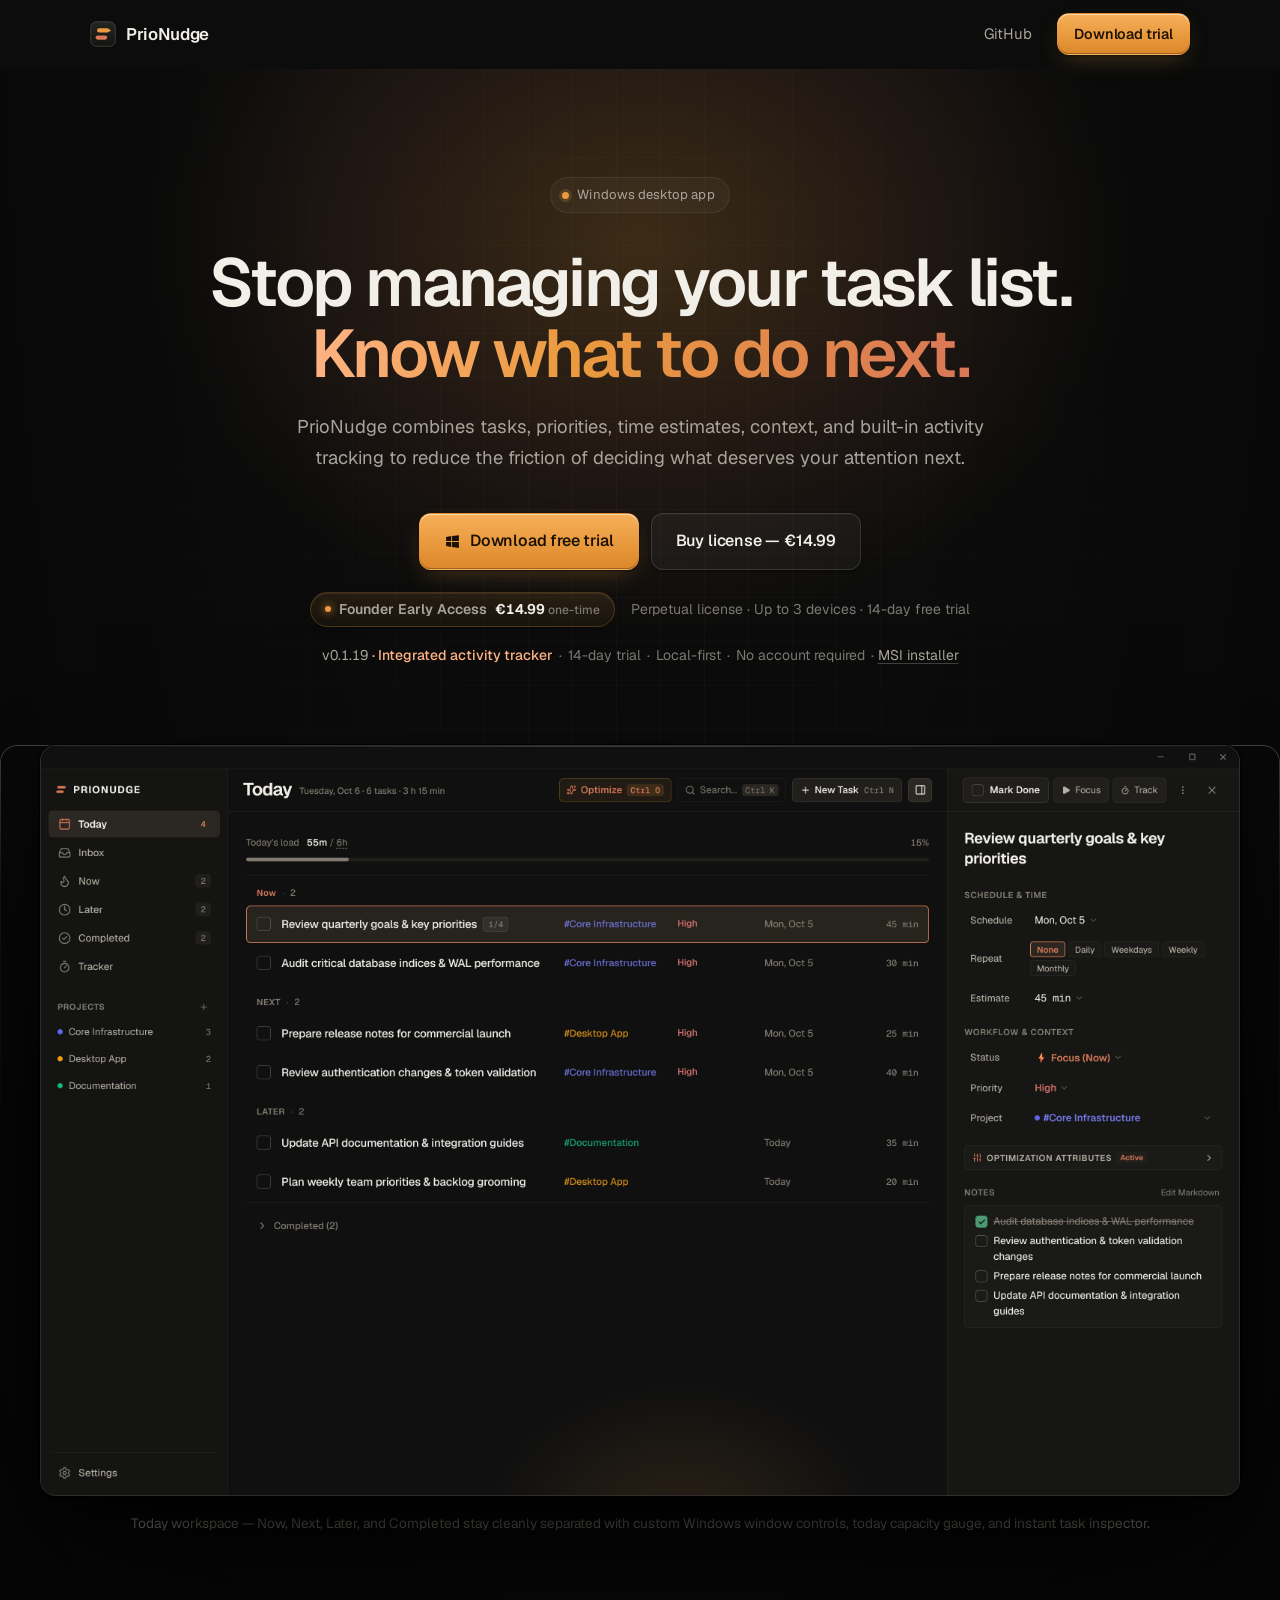
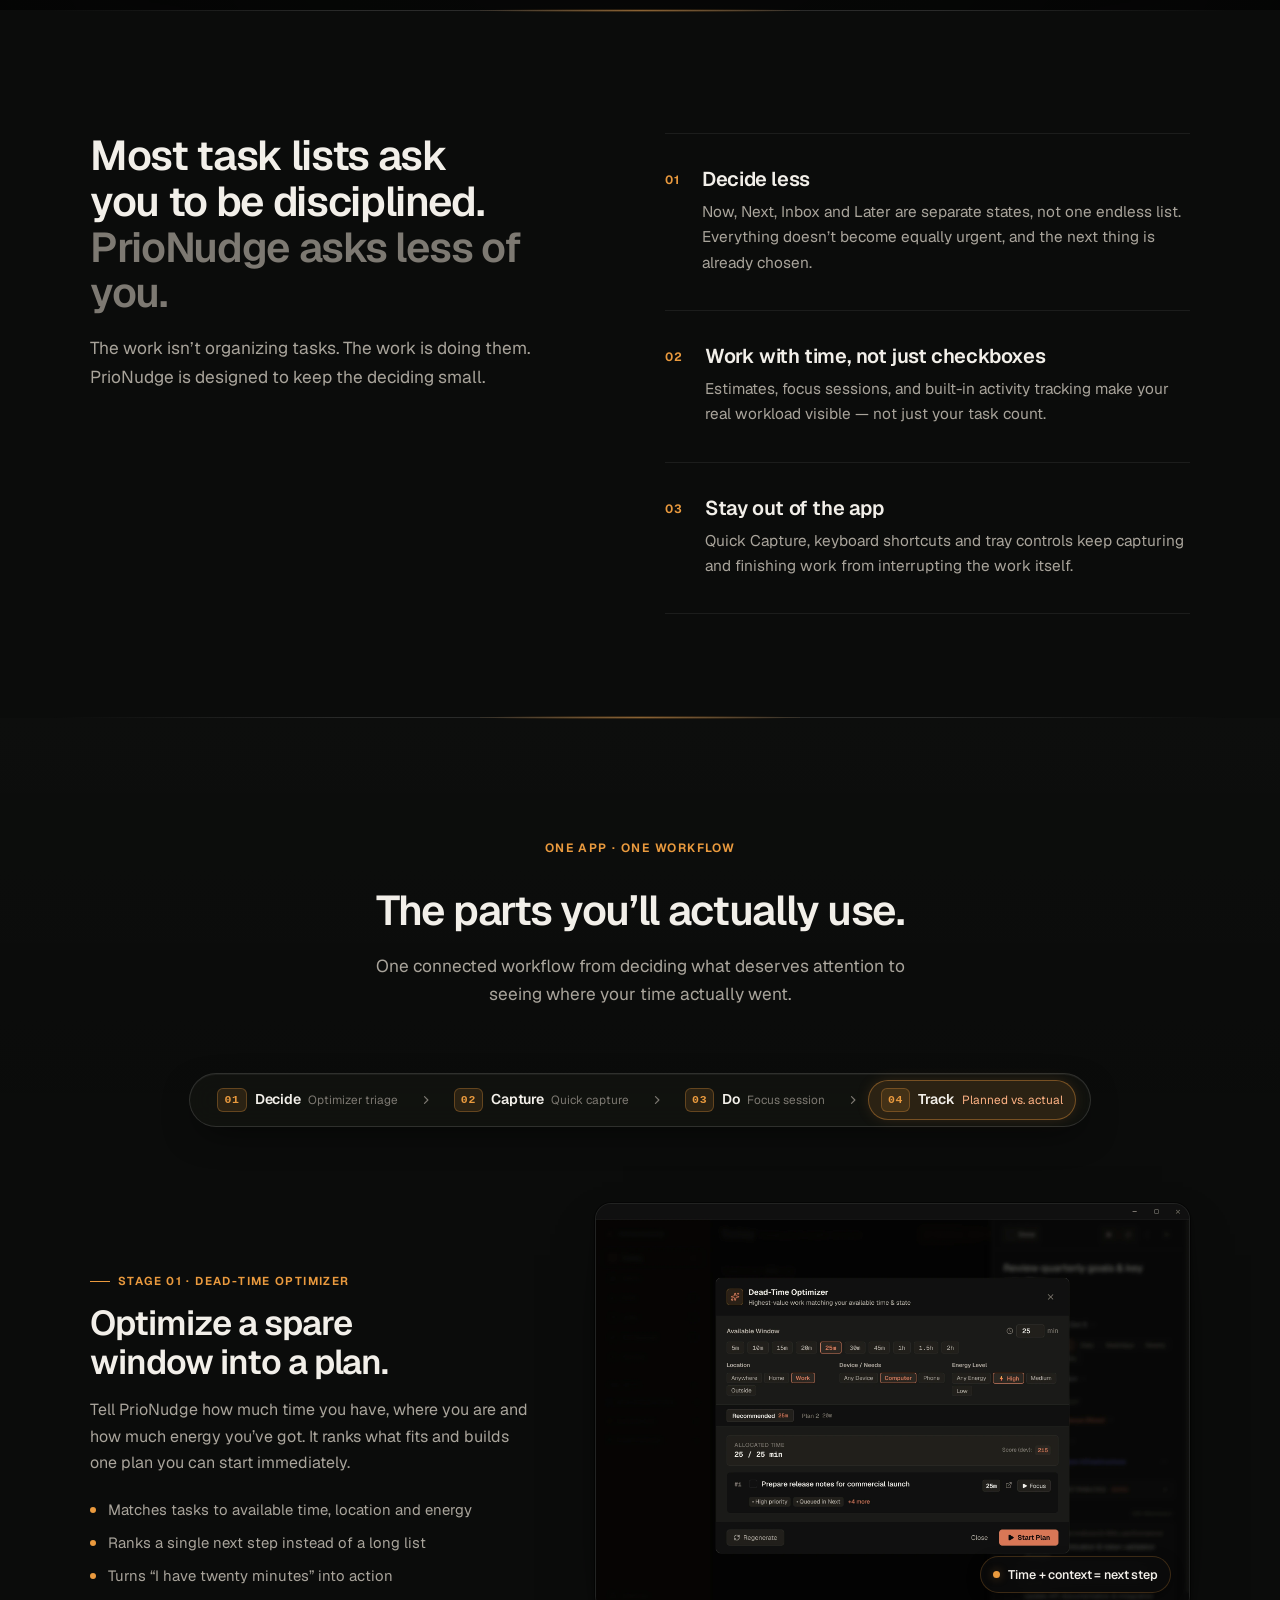
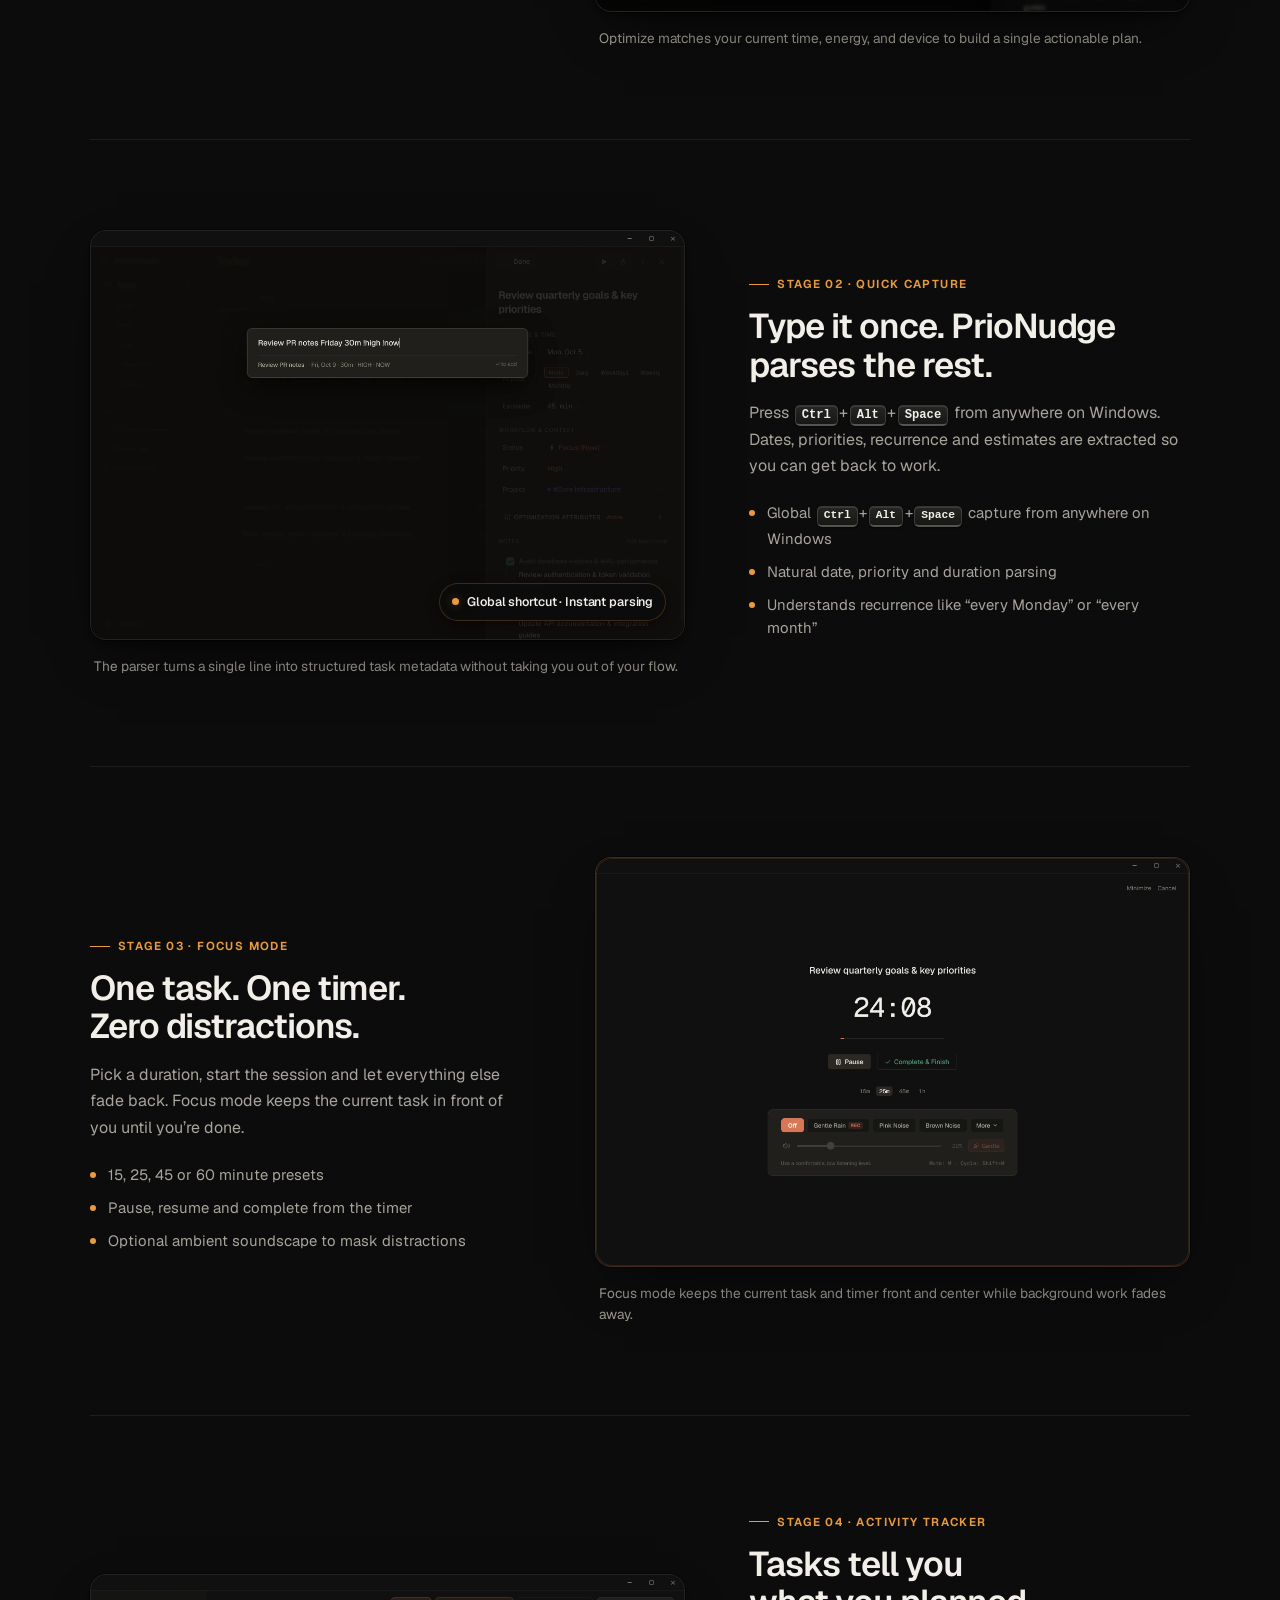
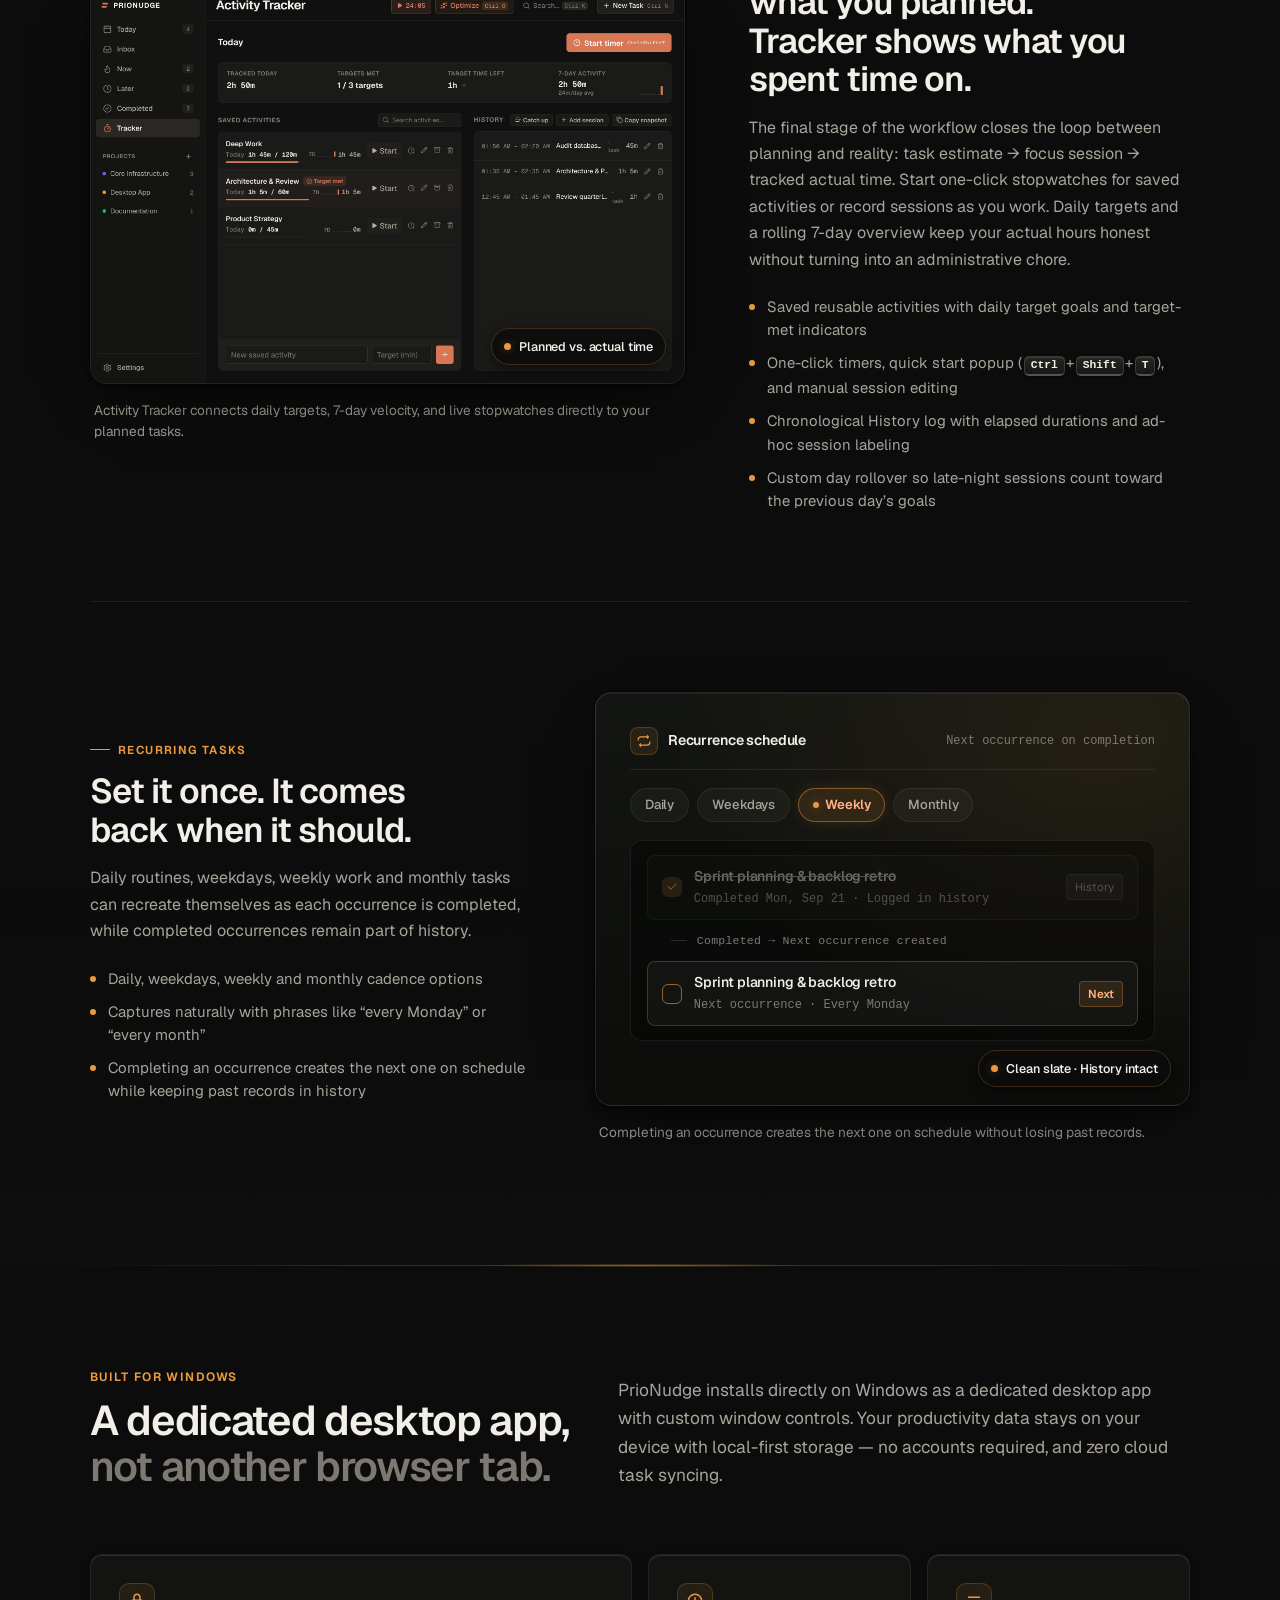
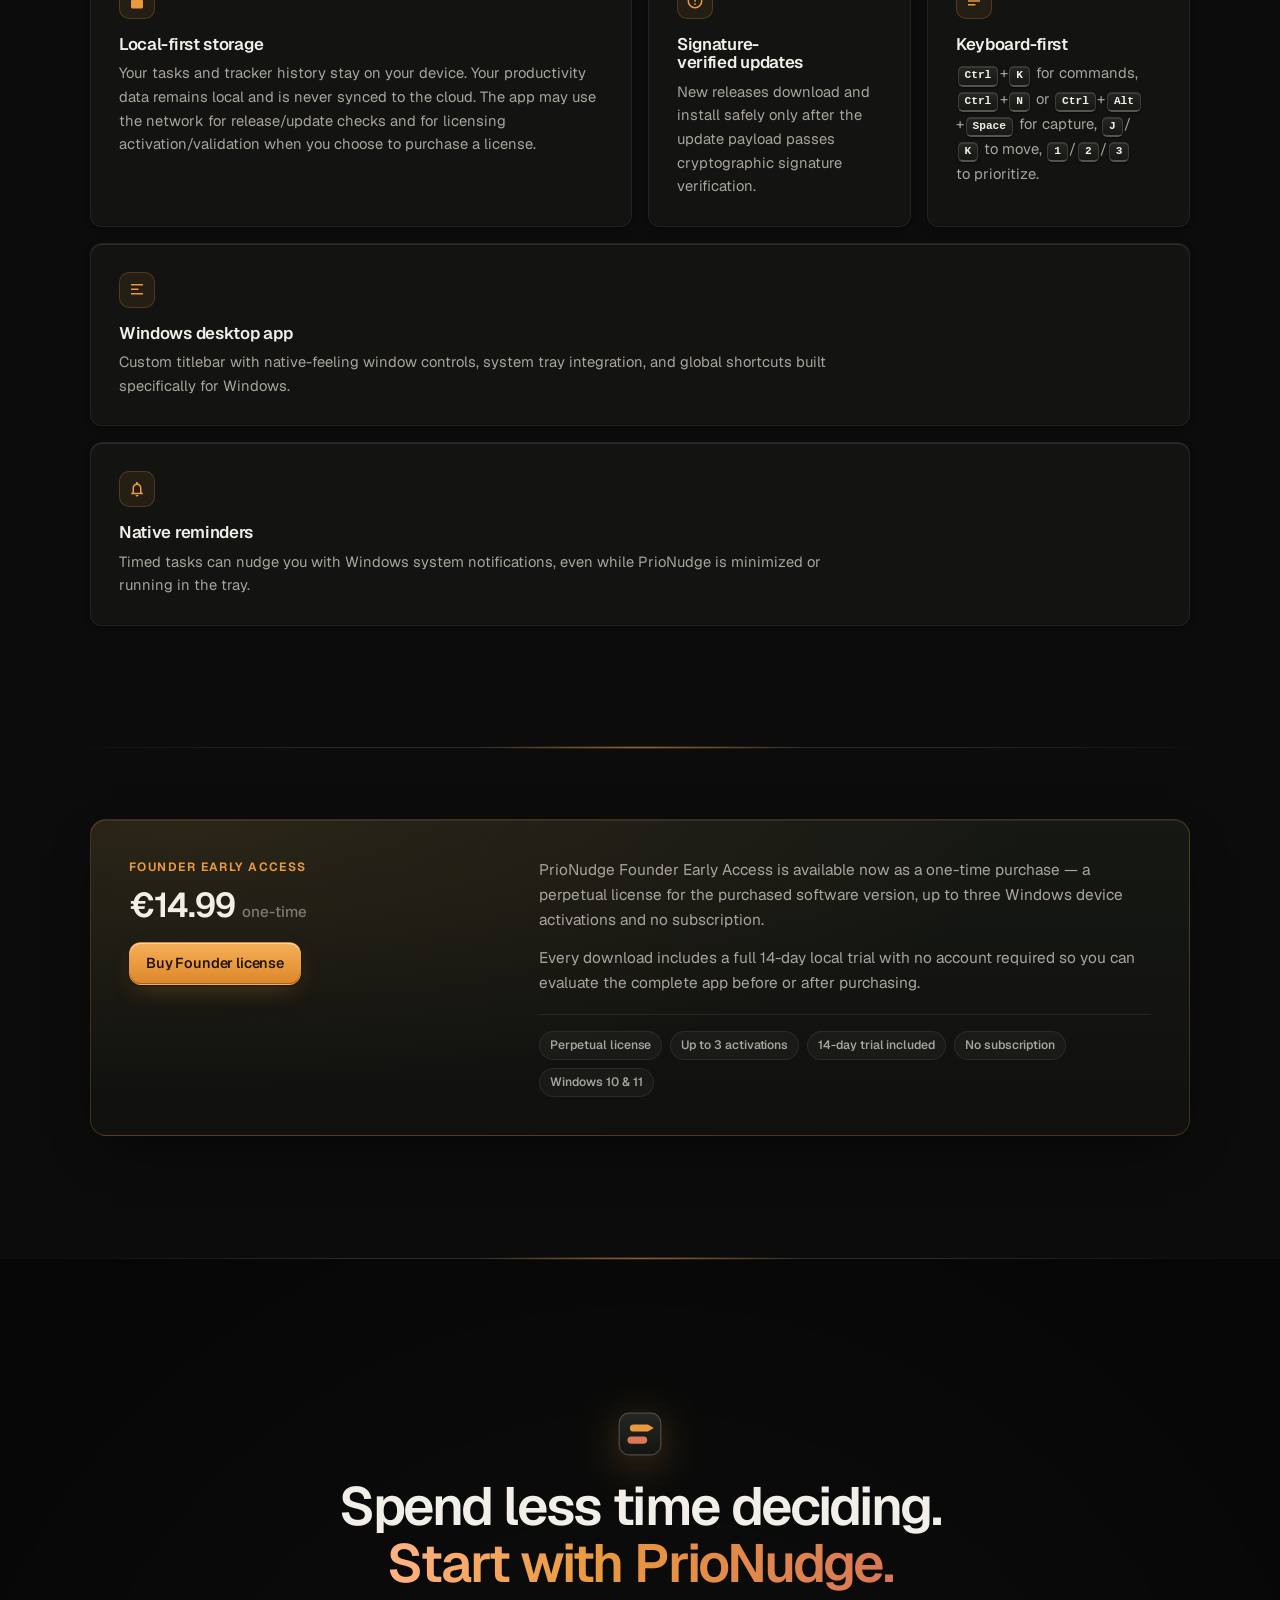
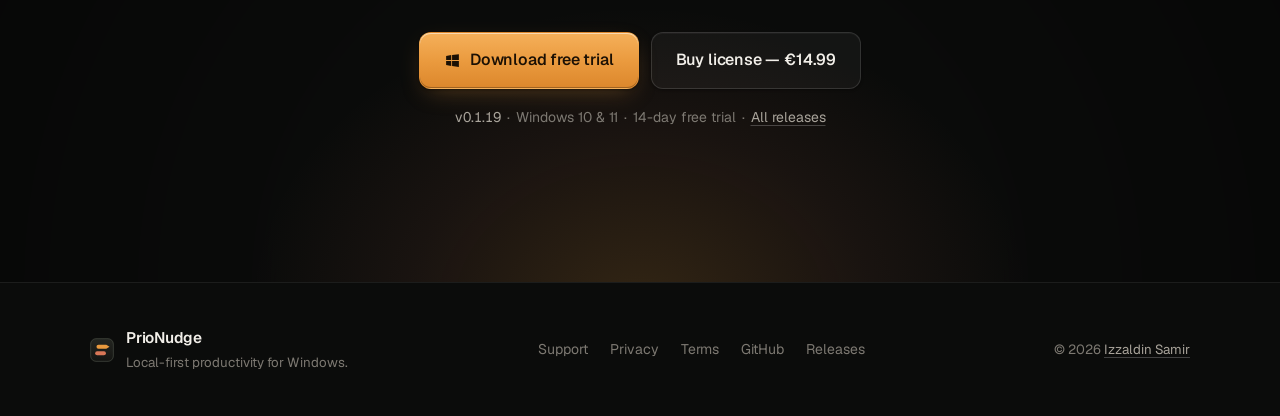
<file: index.html>
<!DOCTYPE html>
<html lang="en">
<head>
<meta charset="utf-8">
<meta name="viewport" content="width=device-width, initial-scale=1">
<title>PrioNudge — Stop managing your task list. Know what to do next.</title>
<meta name="description" content="A focused, local-first Windows task manager built to reduce the friction of deciding what deserves your attention next.">
<meta name="color-scheme" content="dark">
<meta name="theme-color" content="#0B0C0B">

<link rel="canonical" href="https://prionudge.com/">

<meta property="og:type" content="website">
<meta property="og:site_name" content="PrioNudge">
<meta property="og:title" content="PrioNudge — Stop managing your task list. Know what to do next.">
<meta property="og:description" content="A focused, local-first Windows task manager built to reduce the friction of deciding what deserves your attention next.">
<meta property="og:url" content="https://prionudge.com/">
<meta property="og:image" content="https://prionudge.com/assets/img/og.jpg">
<meta property="og:image:width" content="1200">
<meta property="og:image:height" content="630">
<meta property="og:image:alt" content="PrioNudge — the Today view, with the Now, Next, Inbox and Later sections.">

<meta name="twitter:card" content="summary_large_image">
<meta name="twitter:title" content="PrioNudge — Stop managing your task list. Know what to do next.">
<meta name="twitter:description" content="A focused, local-first Windows task manager built to reduce the friction of deciding what deserves your attention next.">
<meta name="twitter:image" content="https://prionudge.com/assets/img/og.jpg">

<link rel="icon" href="assets/favicon.svg" type="image/svg+xml">
<link rel="apple-touch-icon" href="assets/favicon.svg">
<link rel="preload" href="assets/fonts/geist-variable.woff2" as="font" type="font/woff2" crossorigin>
<link rel="stylesheet" href="styles.css">
<noscript><style>[data-reveal]{opacity:1;transform:none}[data-reveal] [data-reveal]{opacity:1;transform:none}</style></noscript>

<script type="application/ld+json">
{
  "@context": "https://schema.org",
  "@type": "SoftwareApplication",
  "name": "PrioNudge",
  "applicationCategory": "ProductivityApplication",
  "operatingSystem": "Windows 10, Windows 11",
  "softwareVersion": "0.1.19",
  "description": "A focused, local-first Windows task manager and activity tracker built to reduce the friction of deciding what deserves your attention next.",
  "url": "https://prionudge.com/",
  "downloadUrl": "https://github.com/IzzaldinSamir/prionudge-releases/releases/download/v0.1.19/PrioNudge_0.1.19_x64-setup.exe",
  "author": {
    "@type": "Person",
    "name": "Izzaldin Samir",
    "url": "https://ezzulddin.com"
  }
}
</script>
</head>
<body>
<a class="skip-link" href="#main">Skip to content</a>

<header class="nav" id="nav">
  <div class="container nav__inner">
    <a class="nav__brand" href="#top" aria-label="PrioNudge, back to top">
      <span class="mark" aria-hidden="true">
        <svg viewBox="0 0 512 512" focusable="false" aria-hidden="true"><use href="#pn-mark"/></svg>
      </span>
      <span class="nav__wordmark">PrioNudge</span>
    </a>
    <nav class="nav__links" aria-label="Primary">
      <a class="nav__link" href="https://github.com/IzzaldinSamir/prionudge-releases" target="_blank" rel="noopener">GitHub</a>
      <a class="btn btn--primary btn--sm" href="https://github.com/IzzaldinSamir/prionudge-releases/releases/download/v0.1.19/PrioNudge_0.1.19_x64-setup.exe" data-dl="exe">Download trial</a>
    </nav>
  </div>
</header>

<main id="main">

  <!-- ======================= HERO ======================= -->
  <section class="hero" id="top">
    <div class="hero__ambiance" aria-hidden="true">
      <div class="hero__aura"></div>
      <div class="hero__grid"></div>
      <div class="hero__vignette"></div>
    </div>

    <div class="container hero__inner">
      <p class="eyebrow" data-reveal><span class="eyebrow__dot" aria-hidden="true"></span>Windows desktop app</p>

      <h1 class="hero__title" data-reveal>Stop managing your task list.<br><span class="grad">Know what to do next.</span></h1>

      <p class="hero__lead" data-reveal>
        PrioNudge combines tasks, priorities, time estimates, context, and built-in activity tracking
        to reduce the friction of deciding what deserves your attention next.
      </p>

      <div class="hero__actions" data-reveal>
        <a class="btn btn--primary btn--lg" href="https://github.com/IzzaldinSamir/prionudge-releases/releases/download/v0.1.19/PrioNudge_0.1.19_x64-setup.exe" data-dl="exe">
          <svg class="btn__icon" viewBox="0 0 24 24" aria-hidden="true" focusable="false"><path d="M3 5.5 10.2 4.4v6.9H3zM11.4 4.2 21 3v8.3h-9.6zM3 12.7h7.2v6.9L3 18.5zM11.4 12.7H21V21l-9.6-1.4z"/></svg>
          Download free trial
        </a>
        <a class="btn btn--ghost btn--lg" href="https://www.creem.io/payment/prod_1BqxU98ycaVoMaJATs4lzS" target="_blank" rel="noopener">
          Buy license &mdash; &euro;14.99
        </a>
      </div>

      <div class="hero__pricing" data-reveal>
        <span class="hero__pricing-offer">
          <span class="hero__pricing-dot" aria-hidden="true"></span>
          <span class="hero__pricing-label">Founder Early Access</span>
          <span class="hero__pricing-price">&euro;14.99 <span>one-time</span></span>
        </span>
        <span class="hero__pricing-note">Perpetual license &middot; Up to 3 devices &middot; 14-day free trial</span>
      </div>

      <p class="hero__note" data-reveal>
        <span class="ver"><span data-version>v0.1.19</span> <span class="hero__release-tag">&middot; Integrated activity tracker</span></span>
        <span aria-hidden="true">&middot;</span> 14-day trial
        <span aria-hidden="true">&middot;</span> Local-first
        <span aria-hidden="true">&middot;</span> No account required
        <span class="hero__msi"><span aria-hidden="true">&middot;</span> <a href="https://github.com/IzzaldinSamir/prionudge-releases/releases/download/v0.1.19/PrioNudge_0.1.19_x64_en-US.msi" data-dl="msi">MSI installer</a></span>
      </p>
    </div>

    <div class="hero__stage" data-reveal>
      <figure class="shot" aria-label="PrioNudge Today view">
        <span class="shot__glow" aria-hidden="true"></span>
        <span class="shot__rim" aria-hidden="true"></span>
        <div class="shot__frame">
          <img
            src="assets/img/hero-today.webp"
            width="3200" height="2000"
            alt="The PrioNudge desktop app Today workspace. The Now section features the active priority task with subtask checklist progress, with Next, Inbox, and Later sections organized below. The task inspector on the right displays subtasks and contextual energy, location, and device attributes."
            fetchpriority="high" decoding="async">
          <span class="shot__sheen" aria-hidden="true"></span>
          <span class="shot__cursor-glow" aria-hidden="true"></span>
        </div>
        <figcaption class="shot__caption">
          Today workspace — Now, Next, Later, and Completed stay cleanly separated with custom Windows window controls, today capacity gauge, and instant task inspector.
        </figcaption>
      </figure>
    </div>
  </section>

  <div class="section-divider" aria-hidden="true"><span class="section-divider__glow"></span></div>

  <!-- ======================= WHY PRIONUDGE ======================= -->
  <section class="section section--why" aria-labelledby="why-title">
    <div class="container">
      <div class="editorial">
        <div class="editorial__intro" data-reveal>
          <h2 class="section__title" id="why-title">Most task lists ask you to be disciplined.<br><span class="dim">PrioNudge asks less of you.</span></h2>
          <p class="section__lead">The work isn&rsquo;t organizing tasks. The work is doing them. PrioNudge is designed to keep the deciding small.</p>
        </div>

        <div class="principles" data-reveal>
          <article class="principle">
            <span class="principle__num" aria-hidden="true">01</span>
            <div class="principle__body">
              <h3>Decide less</h3>
              <p>Now, Next, Inbox and Later are separate states, not one endless list. Everything doesn&rsquo;t become equally urgent, and the next thing is already chosen.</p>
            </div>
          </article>
          <article class="principle">
            <span class="principle__num" aria-hidden="true">02</span>
            <div class="principle__body">
              <h3>Work with time, not just checkboxes</h3>
              <p>Estimates, focus sessions, and built-in activity tracking make your real workload visible — not just your task count.</p>
            </div>
          </article>
          <article class="principle">
            <span class="principle__num" aria-hidden="true">03</span>
            <div class="principle__body">
              <h3>Stay out of the app</h3>
              <p>Quick Capture, keyboard shortcuts and tray controls keep capturing and finishing work from interrupting the work itself.</p>
            </div>
          </article>
        </div>
      </div>
    </div>
  </section>

  <div class="section-divider" aria-hidden="true"><span class="section-divider__glow"></span></div>

  <!-- ======================= PRODUCT STORY ======================= -->
  <section class="section section--features" aria-labelledby="features-title">
    <div class="container">
      <div class="section__head section__head--center" data-reveal>
        <p class="section__eyebrow">One app &middot; One workflow</p>
        <h2 class="section__title" id="features-title">The parts you&rsquo;ll actually use.</h2>
        <p class="section__lead">One connected workflow from deciding what deserves attention to seeing where your time actually went.</p>
      </div>

      <!-- Workflow rail: Decide -> Capture -> Do -> Track -->
      <nav class="workflow-rail" data-reveal aria-label="One connected workflow across four stages">
        <a class="workflow-step" href="#optimize">
          <span class="workflow-step__num">01</span>
          <div class="workflow-step__body">
            <span class="workflow-step__name">Decide</span>
            <span class="workflow-step__meta">Optimizer triage</span>
          </div>
        </a>
        <span class="workflow-rail__arrow" aria-hidden="true">
          <svg viewBox="0 0 16 16"><path d="M6 3.5l4.5 4.5L6 12.5" fill="none" stroke="currentColor" stroke-width="1.6" stroke-linecap="round" stroke-linejoin="round"/></svg>
        </span>
        <a class="workflow-step" href="#capture">
          <span class="workflow-step__num">02</span>
          <div class="workflow-step__body">
            <span class="workflow-step__name">Capture</span>
            <span class="workflow-step__meta">Quick capture</span>
          </div>
        </a>
        <span class="workflow-rail__arrow" aria-hidden="true">
          <svg viewBox="0 0 16 16"><path d="M6 3.5l4.5 4.5L6 12.5" fill="none" stroke="currentColor" stroke-width="1.6" stroke-linecap="round" stroke-linejoin="round"/></svg>
        </span>
        <a class="workflow-step" href="#focus">
          <span class="workflow-step__num">03</span>
          <div class="workflow-step__body">
            <span class="workflow-step__name">Do</span>
            <span class="workflow-step__meta">Focus session</span>
          </div>
        </a>
        <span class="workflow-rail__arrow" aria-hidden="true">
          <svg viewBox="0 0 16 16"><path d="M6 3.5l4.5 4.5L6 12.5" fill="none" stroke="currentColor" stroke-width="1.6" stroke-linecap="round" stroke-linejoin="round"/></svg>
        </span>
        <a class="workflow-step" href="#tracker">
          <span class="workflow-step__num">04</span>
          <div class="workflow-step__body">
            <span class="workflow-step__name">Track</span>
            <span class="workflow-step__meta">Planned vs. actual</span>
          </div>
        </a>
      </nav>

      <!-- Optimize -->
      <article class="feature feature--optimize" id="optimize" data-reveal>
        <div class="feature__copy">
          <div class="feature__kicker">Stage 01 &middot; Dead-Time Optimizer</div>
          <h3>Optimize a spare window into a plan.</h3>
          <p>Tell PrioNudge how much time you have, where you are and how much energy you&rsquo;ve got. It ranks what fits and builds one plan you can start immediately.</p>
          <ul class="feature__list">
            <li>Matches tasks to available time, location and energy</li>
            <li>Ranks a single next step instead of a long list</li>
            <li>Turns &ldquo;I have twenty minutes&rdquo; into action</li>
          </ul>
        </div>
        <figure class="feature__media">
          <div class="feature__frame">
            <img src="assets/img/detail-optimize.webp" width="2280" height="1568" loading="lazy" decoding="async"
              alt="The Dead-Time Optimizer modal: selecting an available 25-minute window with high energy, computer device, and work location ranks the best matching task into an executable plan.">
            <span class="feature__callout" aria-hidden="true">
              <span class="feature__callout-dot"></span>
              <span>Time + context = next step</span>
            </span>
          </div>
          <figcaption class="feature__caption">Optimize matches your current time, energy, and device to build a single actionable plan.</figcaption>
        </figure>
      </article>

      <!-- Quick Capture -->
      <article class="feature feature--capture feature--reverse" id="capture" data-reveal>
        <div class="feature__copy">
          <div class="feature__kicker">Stage 02 &middot; Quick Capture</div>
          <h3>Type it once. PrioNudge parses the rest.</h3>
          <p>Press <kbd>Ctrl</kbd>+<kbd>Alt</kbd>+<kbd>Space</kbd> from anywhere on Windows. Dates, priorities, recurrence and estimates are extracted so you can get back to work.</p>
          <ul class="feature__list">
            <li>Global <kbd>Ctrl</kbd>+<kbd>Alt</kbd>+<kbd>Space</kbd> capture from anywhere on Windows</li>
            <li>Natural date, priority and duration parsing</li>
            <li>Understands recurrence like &ldquo;every Monday&rdquo; or &ldquo;every month&rdquo;</li>
          </ul>
        </div>
        <figure class="feature__media">
          <div class="feature__frame">
            <img src="assets/img/detail-capture.webp" width="2280" height="1568" loading="lazy" decoding="async"
              alt="Quick Capture popup parsing 'Review PR notes Friday 30m !high !now' into structured tokens for title, date, duration, priority, and section.">
            <span class="feature__callout" aria-hidden="true">
              <span class="feature__callout-dot"></span>
              <span>Global shortcut · Instant parsing</span>
            </span>
          </div>
          <figcaption class="feature__caption">The parser turns a single line into structured task metadata without taking you out of your flow.</figcaption>
        </figure>
      </article>

      <!-- Focus -->
      <article class="feature feature--focus" id="focus" data-reveal>
        <div class="feature__copy">
          <div class="feature__kicker">Stage 03 &middot; Focus mode</div>
          <h3>One task. One timer. Zero distractions.</h3>
          <p>Pick a duration, start the session and let everything else fade back. Focus mode keeps the current task in front of you until you&rsquo;re done.</p>
          <ul class="feature__list">
            <li>15, 25, 45 or 60 minute presets</li>
            <li>Pause, resume and complete from the timer</li>
            <li>Optional ambient soundscape to mask distractions</li>
          </ul>
        </div>
        <figure class="feature__media">
          <div class="feature__frame feature__frame--focus">
            <img src="assets/img/detail-focus.webp" width="2280" height="1568" loading="lazy" decoding="async"
              alt="Focus mode: a focused single-task workspace with countdown timer, 15 to 60 minute presets, pause, complete, and ambient soundscape controls.">
            <span class="feature__focus-ring" aria-hidden="true"></span>
          </div>
          <figcaption class="feature__caption">Focus mode keeps the current task and timer front and center while background work fades away.</figcaption>
        </figure>
      </article>

      <!-- Activity Tracker -->
      <article class="feature feature--tracker feature--reverse" id="tracker" data-reveal>
        <div class="feature__copy">
          <div class="feature__kicker">Stage 04 &middot; Activity Tracker</div>
          <h3>Tasks tell you what you planned.<br>Tracker shows what you spent time on.</h3>
          <p>The final stage of the workflow closes the loop between planning and reality: task estimate &rarr; focus session &rarr; tracked actual time. Start one-click stopwatches for saved activities or record sessions as you work. Daily targets and a rolling 7-day overview keep your actual hours honest without turning into an administrative chore.</p>
          <ul class="feature__list">
            <li>Saved reusable activities with daily target goals and target-met indicators</li>
            <li>One-click timers, quick start popup (<kbd>Ctrl</kbd>+<kbd>Shift</kbd>+<kbd>T</kbd>), and manual session editing</li>
            <li>Chronological History log with elapsed durations and ad-hoc session labeling</li>
            <li>Custom day rollover so late-night sessions count toward the previous day&rsquo;s goals</li>
          </ul>
        </div>
        <figure class="feature__media">
          <div class="feature__frame feature__frame--tracker">
            <img src="assets/img/detail-tracker.webp" width="2280" height="1568" loading="lazy" decoding="async"
              alt="The PrioNudge Activity Tracker showing the summary strip (Tracked today, Targets met, Target time left, Last 7 days chart), saved activities with target goals, and the chronological session history panel.">
            <span class="feature__callout" aria-hidden="true">
              <span class="feature__callout-dot"></span>
              <span>Planned vs. actual time</span>
            </span>
          </div>
          <figcaption class="feature__caption">Activity Tracker connects daily targets, 7-day velocity, and live stopwatches directly to your planned tasks.</figcaption>
        </figure>
      </article>

      <!-- Recurring Tasks -->
      <article class="feature feature--recurring" id="recurring" data-reveal>
        <div class="feature__copy">
          <div class="feature__kicker" id="recurring-title">Recurring tasks</div>
          <h3>Set it once. It comes back when it should.</h3>
          <p>Daily routines, weekdays, weekly work and monthly tasks can recreate themselves as each occurrence is completed, while completed occurrences remain part of history.</p>
          <ul class="feature__list">
            <li>Daily, weekdays, weekly and monthly cadence options</li>
            <li>Captures naturally with phrases like &ldquo;every Monday&rdquo; or &ldquo;every month&rdquo;</li>
            <li>Completing an occurrence creates the next one on schedule while keeping past records in history</li>
          </ul>
        </div>
        <figure class="feature__media">
          <div class="feature__frame feature__frame--recurrence" aria-label="Recurring task schedule preview">
            <div class="recurrence-demo">
              <div class="recurrence-demo__header">
                <div class="recurrence-demo__title-group">
                  <span class="recurrence-demo__icon" aria-hidden="true">
                    <svg viewBox="0 0 24 24"><path d="M17 1l4 4-4 4V6H7a4 4 0 0 0-4 4v1H1v-1a6 6 0 0 1 6-6h10V1zm-10 22l-4-4 4-4v3h10a4 4 0 0 0 4-4v-1h2v1a6 6 0 0 1-6 6H7v3z"/></svg>
                  </span>
                  <span class="recurrence-demo__heading">Recurrence schedule</span>
                </div>
                <span class="recurrence-demo__status">Next occurrence on completion</span>
              </div>

              <div class="recurrence-demo__chips" role="group" aria-label="Supported cadences">
                <span class="recurrence-chip">Daily</span>
                <span class="recurrence-chip">Weekdays</span>
                <span class="recurrence-chip recurrence-chip--active">
                  <span class="recurrence-chip__dot" aria-hidden="true"></span>
                  Weekly
                </span>
                <span class="recurrence-chip">Monthly</span>
              </div>

              <div class="recurrence-demo__flow">
                <div class="recurrence-demo__item recurrence-demo__item--completed">
                  <div class="recurrence-demo__check" aria-hidden="true">
                    <svg viewBox="0 0 16 16"><path d="M13.854 3.646a.5.5 0 0 1 0 .708l-7 7a.5.5 0 0 1-.708 0l-3.5-3.5a.5.5 0 1 1 .708-.708L6.5 10.293l6.646-6.647a.5.5 0 0 1 .708 0z"/></svg>
                  </div>
                  <div class="recurrence-demo__meta">
                    <span class="recurrence-demo__name">Sprint planning &amp; backlog retro</span>
                    <span class="recurrence-demo__date">Completed Mon, Sep 21 &middot; Logged in history</span>
                  </div>
                  <span class="recurrence-demo__badge">History</span>
                </div>

                <div class="recurrence-demo__connector" aria-hidden="true">
                  <span class="recurrence-demo__line"></span>
                  <span class="recurrence-demo__renew-pill">Completed &rarr; Next occurrence created</span>
                </div>

                <div class="recurrence-demo__item recurrence-demo__item--active">
                  <div class="recurrence-demo__circle" aria-hidden="true"></div>
                  <div class="recurrence-demo__meta">
                    <span class="recurrence-demo__name">Sprint planning &amp; backlog retro</span>
                    <span class="recurrence-demo__date">Next occurrence &middot; Every Monday</span>
                  </div>
                  <span class="recurrence-demo__tag">Next</span>
                </div>
              </div>
            </div>
            <span class="feature__callout" aria-hidden="true">
              <span class="feature__callout-dot"></span>
              <span>Clean slate &middot; History intact</span>
            </span>
          </div>
          <figcaption class="feature__caption">
            Completing an occurrence creates the next one on schedule without losing past records.
          </figcaption>
        </figure>
      </article>
    </div>
  </section>

  <div class="section-divider" aria-hidden="true"><span class="section-divider__glow"></span></div>

  <!-- ======================= WINDOWS DESKTOP / LOCAL-FIRST ======================= -->
  <section class="section section--tech" aria-labelledby="tech-title">
    <div class="container">
      <div class="section__head" data-reveal>
        <div>
          <p class="section__eyebrow">Built for Windows</p>
          <h2 class="section__title" id="tech-title">A dedicated desktop app,<br><span class="dim">not another browser tab.</span></h2>
        </div>
        <p class="section__lead">PrioNudge installs directly on Windows as a dedicated desktop app with custom window controls. Your productivity data stays on your device with local-first storage — no accounts required, and zero cloud task syncing.</p>
      </div>

      <div class="bento" data-reveal>
        <article class="bento__card bento__card--large">
          <span class="bento__icon" aria-hidden="true">
            <svg viewBox="0 0 24 24"><path d="M12 2C9.243 2 7 4.243 7 7v3H6a2 2 0 0 0-2 2v8a2 2 0 0 0 2 2h12a2 2 0 0 0 2-2v-8a2 2 0 0 0-2-2h-1V7c0-2.757-2.243-5-5-5zm0 2c1.654 0 3 1.346 3 3v3H9V7c0-1.654 1.346-3 3-3z"/></svg>
          </span>
          <h3>Local-first storage</h3>
          <p>Your tasks and tracker history stay on your device. Your productivity data remains local and is never synced to the cloud. The app may use the network for release/update checks and for licensing activation/validation when you choose to purchase a license.</p>
        </article>

        <article class="bento__card">
          <span class="bento__icon" aria-hidden="true">
            <svg viewBox="0 0 24 24"><path d="M12 2a10 10 0 1 0 10 10A10 10 0 0 0 12 2zm0 18a8 8 0 1 1 8-8 8 8 0 0 1-8 8zm-1-13h2v6h-2zm0 8h2v2h-2z"/></svg>
          </span>
          <h3>Signature-verified updates</h3>
          <p>New releases download and install safely only after the update payload passes cryptographic signature verification.</p>
        </article>

        <article class="bento__card">
          <span class="bento__icon" aria-hidden="true">
            <svg viewBox="0 0 24 24"><path d="M4 6h16v2H4zm0 5h16v2H4zm0 5h10v2H4z"/></svg>
          </span>
          <h3>Keyboard-first</h3>
          <p><kbd>Ctrl</kbd>+<kbd>K</kbd> for commands, <kbd>Ctrl</kbd>+<kbd>N</kbd> or <kbd>Ctrl</kbd>+<kbd>Alt</kbd>+<kbd>Space</kbd> for capture, <kbd>J</kbd>/<kbd>K</kbd> to move, <kbd>1</kbd>/<kbd>2</kbd>/<kbd>3</kbd> to prioritize.</p>
        </article>

        <article class="bento__card bento__card--wide">
          <span class="bento__icon" aria-hidden="true">
            <svg viewBox="0 0 24 24"><path d="M4 16h16v2H4zm0-6h10v2H4zm0-6h16v2H4z"/></svg>
          </span>
          <h3>Windows desktop app</h3>
          <p>Custom titlebar with native-feeling window controls, system tray integration, and global shortcuts built specifically for Windows.</p>
        </article>

        <article class="bento__card bento__card--wide">
          <span class="bento__icon" aria-hidden="true">
            <svg viewBox="0 0 24 24"><path d="M12 22c1.1 0 2-.9 2-2h-4c0 1.1.9 2 2 2zm6-6v-5c0-3.07-1.63-5.64-4.5-6.32V4c0-.83-.67-1.5-1.5-1.5S10.5 3.17 10.5 4v.68C7.64 5.36 6 7.92 6 11v5l-2 2v1h16v-1l-2-2zm-2 1H8v-6c0-2.48 1.51-4.5 4-4.5s4 2.02 4 4.5v6z"/></svg>
          </span>
          <h3>Native reminders</h3>
          <p>Timed tasks can nudge you with Windows system notifications, even while PrioNudge is minimized or running in the tray.</p>
        </article>
      </div>
    </div>
  </section>

  <div class="section-divider" aria-hidden="true"><span class="section-divider__glow"></span></div>

  <!-- ======================= FOUNDER EARLY ACCESS ======================= -->
  <section class="section section--early-access" aria-labelledby="early-access-title" id="early-access">
    <div class="container">
      <div class="early-access" data-reveal>
        <div class="early-access__intro">
          <p class="section__eyebrow" id="early-access-title">Founder Early Access</p>
          <p class="early-access__price">&euro;14.99 <span>one-time</span></p>
          <div style="margin-top: 18px;">
            <a class="btn btn--primary btn--sm" href="https://www.creem.io/payment/prod_1BqxU98ycaVoMaJATs4lzS" target="_blank" rel="noopener">
              Buy Founder license
            </a>
          </div>
        </div>
        <div class="early-access__body">
          <p>PrioNudge Founder Early Access is available now as a one-time purchase &mdash; a perpetual license for the purchased software version, up to three Windows device activations and no subscription.</p>
          <p>Every download includes a full 14-day local trial with no account required so you can evaluate the complete app before or after purchasing.</p>
          <div class="early-access__pills" aria-label="Key license terms">
            <span class="early-access__pill">Perpetual license</span>
            <span class="early-access__pill">Up to 3 activations</span>
            <span class="early-access__pill">14-day trial included</span>
            <span class="early-access__pill">No subscription</span>
            <span class="early-access__pill">Windows 10 &amp; 11</span>
          </div>
        </div>
      </div>
    </div>
  </section>

  <div class="section-divider" aria-hidden="true"><span class="section-divider__glow"></span></div>

  <!-- ======================= FINAL CTA ======================= -->
  <section class="section cta" id="cta-final" aria-labelledby="cta-title">
    <div class="cta__ambiance" aria-hidden="true">
      <div class="cta__aura"></div>
      <div class="cta__vignette"></div>
    </div>
    <div class="container cta__inner">
      <div class="cta__mark" aria-hidden="true" data-reveal>
        <svg viewBox="0 0 512 512" focusable="false"><use href="#pn-mark"/></svg>
      </div>
      <h2 class="cta__title" id="cta-title" data-reveal>Spend less time deciding.<br><span class="grad">Start with PrioNudge.</span></h2>
      <div class="hero__actions hero__actions--center" data-reveal>
        <a class="btn btn--primary btn--lg" href="https://github.com/IzzaldinSamir/prionudge-releases/releases/download/v0.1.19/PrioNudge_0.1.19_x64-setup.exe" data-dl="exe">
          <svg class="btn__icon" viewBox="0 0 24 24" aria-hidden="true" focusable="false"><path d="M3 5.5 10.2 4.4v6.9H3zM11.4 4.2 21 3v8.3h-9.6zM3 12.7h7.2v6.9L3 18.5zM11.4 12.7H21V21l-9.6-1.4z"/></svg>
          Download free trial
        </a>
        <a class="btn btn--ghost btn--lg" href="https://www.creem.io/payment/prod_1BqxU98ycaVoMaJATs4lzS" target="_blank" rel="noopener">
          Buy license &mdash; &euro;14.99
        </a>
      </div>
      <p class="hero__note hero__note--center" data-reveal>
        <span class="ver" data-version>v0.1.19</span>
        <span aria-hidden="true">&middot;</span> Windows 10 &amp; 11
        <span aria-hidden="true">&middot;</span> 14-day free trial
        <span aria-hidden="true">&middot;</span> <a href="https://github.com/IzzaldinSamir/prionudge-releases/releases/latest" target="_blank" rel="noopener">All releases</a>
      </p>
      <!-- TODO: Add measured system requirements (RAM, CPU, disk) after running standardized performance benchmarks on Windows 10/11 hardware. Do not publish placeholder estimates. -->
    </div>
  </section>
</main>

<footer class="footer">
  <div class="container footer__inner">
    <div class="footer__brand">
      <span class="mark mark--sm" aria-hidden="true">
        <svg viewBox="0 0 512 512" focusable="false" aria-hidden="true"><use href="#pn-mark"/></svg>
      </span>
      <div>
        <span class="footer__name">PrioNudge</span>
        <span class="footer__tagline">Local-first productivity for Windows.</span>
      </div>
    </div>
    <nav class="footer__links" aria-label="Footer">
      <a href="mailto:support@prionudge.com">Support</a>
      <a href="privacy.html">Privacy</a>
      <a href="terms.html">Terms</a>
      <a href="https://github.com/IzzaldinSamir/prionudge-releases" target="_blank" rel="noopener">GitHub</a>
      <a href="https://github.com/IzzaldinSamir/prionudge-releases/releases" target="_blank" rel="noopener">Releases</a>
    </nav>
    <p class="footer__copy">&copy; 2026 <a href="https://ezzulddin.com/" class="footer__author-link" target="_blank" rel="noopener">Izzaldin Samir</a></p>
  </div>
</footer>

<!-- Sticky mobile CTA -->
<aside class="sticky-cta" id="sticky-cta" aria-label="Download PrioNudge" hidden>
  <a class="sticky-cta__btn" href="https://github.com/IzzaldinSamir/prionudge-releases/releases/download/v0.1.19/PrioNudge_0.1.19_x64-setup.exe" data-dl="exe">
    <svg class="sticky-cta__icon" viewBox="0 0 24 24" aria-hidden="true" focusable="false"><path d="M3 5.5 10.2 4.4v6.9H3zM11.4 4.2 21 3v8.3h-9.6zM3 12.7h7.2v6.9L3 18.5zM11.4 12.7H21V21l-9.6-1.4z"/></svg>
    <span>Download PrioNudge</span>
    <span class="ver" data-version>v0.1.19</span>
  </a>
</aside>

<!-- Shared brand mark and icons -->
<svg class="svg-defs" aria-hidden="true" focusable="false" width="0" height="0">
  <defs>
    <linearGradient id="pn-bg" x1="0%" y1="0%" x2="0%" y2="100%">
      <stop offset="0%" stop-color="#242621"/><stop offset="100%" stop-color="#141512"/>
    </linearGradient>
    <g id="pn-mark">
      <rect x="14" y="14" width="484" height="484" rx="114" fill="url(#pn-bg)" stroke="#4A4E46" stroke-width="14"/>
      <rect x="110" y="284" width="230" height="84" rx="42" fill="#D97757"/>
      <path d="M 180 144 L 348 144 L 416 186 L 348 228 L 180 228 A 42 42 0 0 1 180 144 Z" fill="#EA9A3E"/>
    </g>
  </defs>
</svg>

<script src="script.js" defer></script>
</body>
</html>
</file>
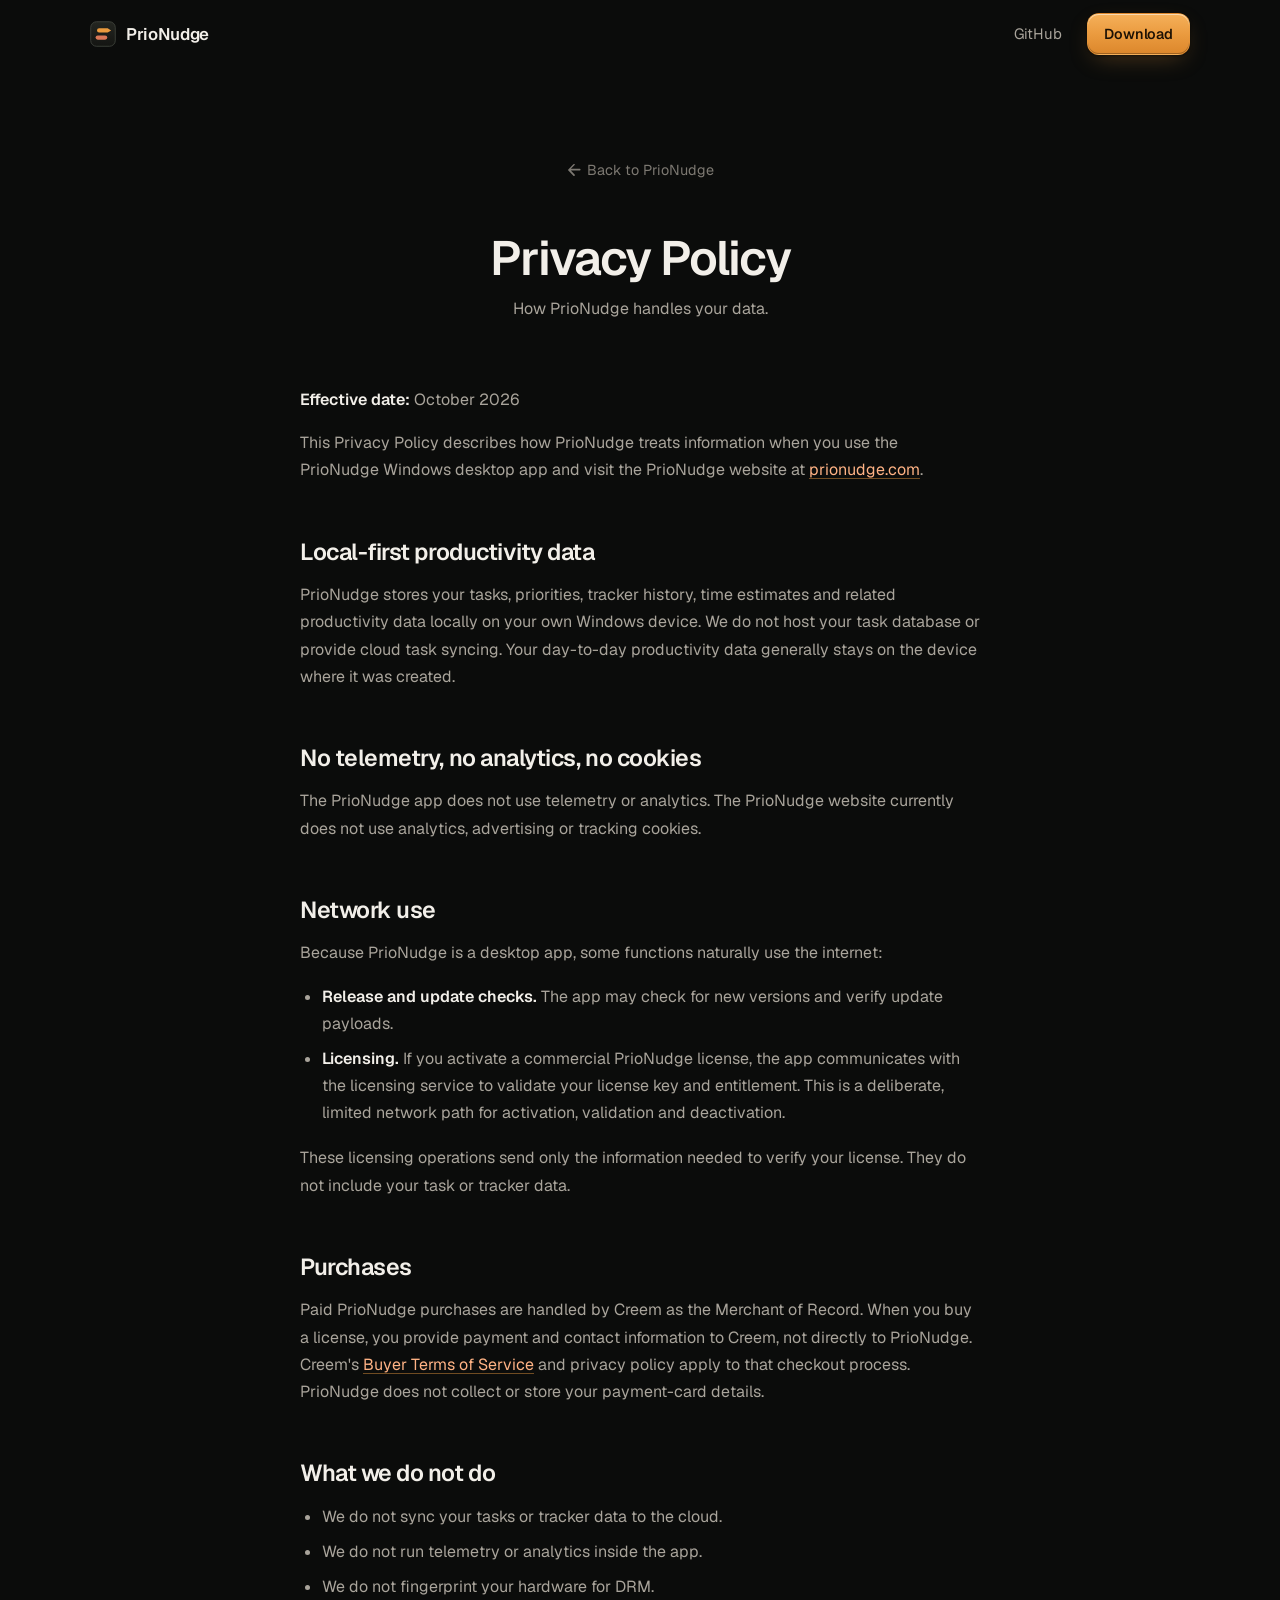
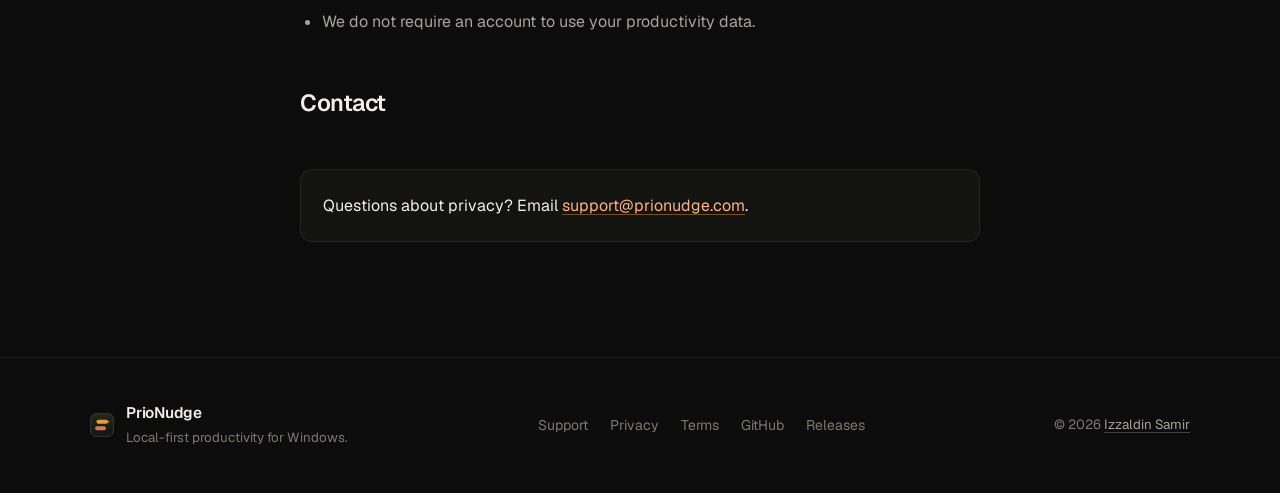
<file: privacy.html>
<!DOCTYPE html>
<html lang="en">
<head>
<meta charset="utf-8">
<meta name="viewport" content="width=device-width, initial-scale=1">
<title>Privacy Policy — PrioNudge</title>
<meta name="description" content="PrioNudge privacy policy: local-first task and tracker data, no cloud syncing, no telemetry, and how licensing and update checks use the network.">
<meta name="color-scheme" content="dark">
<meta name="theme-color" content="#0B0C0B">

<link rel="canonical" href="https://prionudge.com/privacy.html">

<meta property="og:type" content="website">
<meta property="og:site_name" content="PrioNudge">
<meta property="og:title" content="Privacy Policy — PrioNudge">
<meta property="og:description" content="PrioNudge privacy policy: local-first task and tracker data, no cloud syncing, no telemetry, and how licensing and update checks use the network.">
<meta property="og:url" content="https://prionudge.com/privacy.html">
<meta property="og:image" content="https://prionudge.com/assets/img/og.jpg">

<meta name="twitter:card" content="summary_large_image">
<meta name="twitter:title" content="Privacy Policy — PrioNudge">
<meta name="twitter:description" content="PrioNudge privacy policy: local-first task and tracker data, no cloud syncing, no telemetry, and how licensing and update checks use the network.">
<meta name="twitter:image" content="https://prionudge.com/assets/img/og.jpg">

<link rel="icon" href="assets/favicon.svg" type="image/svg+xml">
<link rel="apple-touch-icon" href="assets/favicon.svg">
<link rel="preload" href="assets/fonts/geist-variable.woff2" as="font" type="font/woff2" crossorigin>
<link rel="stylesheet" href="styles.css">
<noscript><style>[data-reveal]{opacity:1;transform:none}[data-reveal] [data-reveal]{opacity:1;transform:none}</style></noscript>
</head>
<body class="legal-page">
<a class="skip-link" href="#main">Skip to content</a>

<header class="nav" id="nav">
  <div class="container nav__inner">
    <a class="nav__brand" href="index.html" aria-label="PrioNudge, back to home">
      <span class="mark" aria-hidden="true">
        <svg viewBox="0 0 512 512" focusable="false" aria-hidden="true"><use href="#pn-mark"/></svg>
      </span>
      <span class="nav__wordmark">PrioNudge</span>
    </a>
    <nav class="nav__links" aria-label="Primary">
      <a class="nav__link" href="https://github.com/IzzaldinSamir/prionudge-releases" target="_blank" rel="noopener">GitHub</a>
      <a class="btn btn--primary btn--sm" href="https://github.com/IzzaldinSamir/prionudge-releases/releases/download/v0.1.19/PrioNudge_0.1.19_x64-setup.exe" data-dl="exe">Download</a>
    </nav>
  </div>
</header>

<main id="main">
  <div class="legal__container">
    <header class="legal__header" data-reveal>
      <a class="legal__back" href="index.html">
        <svg viewBox="0 0 16 16" aria-hidden="true"><path d="M8.707 1.5a1 1 0 0 0-1.414 0L1.5 7.293a1 1 0 0 0 0 1.414l5.793 5.793a1 1 0 1 0 1.414-1.414L4.414 8.5H14.5a1 1 0 0 0 0-2H4.414l4.293-4.293a1 1 0 0 0 0-1.414z"/></svg>
        Back to PrioNudge
      </a>
      <h1 class="hero__title">Privacy Policy</h1>
      <p>How PrioNudge handles your data.</p>
    </header>

    <div class="legal__body" data-reveal>
      <p><strong>Effective date:</strong> October 2026</p>

      <p>This Privacy Policy describes how PrioNudge treats information when you use the PrioNudge Windows desktop app and visit the PrioNudge website at <a href="https://prionudge.com/">prionudge.com</a>.</p>

      <h2>Local-first productivity data</h2>
      <p>PrioNudge stores your tasks, priorities, tracker history, time estimates and related productivity data locally on your own Windows device. We do not host your task database or provide cloud task syncing. Your day-to-day productivity data generally stays on the device where it was created.</p>

      <h2>No telemetry, no analytics, no cookies</h2>
      <p>The PrioNudge app does not use telemetry or analytics. The PrioNudge website currently does not use analytics, advertising or tracking cookies.</p>

      <h2>Network use</h2>
      <p>Because PrioNudge is a desktop app, some functions naturally use the internet:</p>
      <ul>
        <li><strong>Release and update checks.</strong> The app may check for new versions and verify update payloads.</li>
        <li><strong>Licensing.</strong> If you activate a commercial PrioNudge license, the app communicates with the licensing service to validate your license key and entitlement. This is a deliberate, limited network path for activation, validation and deactivation.</li>
      </ul>
      <p>These licensing operations send only the information needed to verify your license. They do not include your task or tracker data.</p>

      <h2>Purchases</h2>
      <p>Paid PrioNudge purchases are handled by Creem as the Merchant of Record. When you buy a license, you provide payment and contact information to Creem, not directly to PrioNudge. Creem's <a href="https://www.creem.io/buyer-terms" target="_blank" rel="noopener">Buyer Terms of Service</a> and privacy policy apply to that checkout process. PrioNudge does not collect or store your payment-card details.</p>

      <h2>What we do not do</h2>
      <ul>
        <li>We do not sync your tasks or tracker data to the cloud.</li>
        <li>We do not run telemetry or analytics inside the app.</li>
        <li>We do not fingerprint your hardware for DRM.</li>
        <li>We do not require an account to use your productivity data.</li>
      </ul>

      <h2>Contact</h2>
      <div class="legal__contact">
        <p>Questions about privacy? Email <a href="mailto:support@prionudge.com">support@prionudge.com</a>.</p>
      </div>
    </div>
  </div>
</main>

<footer class="footer">
  <div class="container footer__inner">
    <div class="footer__brand">
      <span class="mark mark--sm" aria-hidden="true">
        <svg viewBox="0 0 512 512" focusable="false" aria-hidden="true"><use href="#pn-mark"/></svg>
      </span>
      <div>
        <span class="footer__name">PrioNudge</span>
        <span class="footer__tagline">Local-first productivity for Windows.</span>
      </div>
    </div>
    <nav class="footer__links" aria-label="Footer">
      <a href="mailto:support@prionudge.com">Support</a>
      <a href="privacy.html" aria-current="page">Privacy</a>
      <a href="terms.html">Terms</a>
      <a href="https://github.com/IzzaldinSamir/prionudge-releases" target="_blank" rel="noopener">GitHub</a>
      <a href="https://github.com/IzzaldinSamir/prionudge-releases/releases" target="_blank" rel="noopener">Releases</a>
    </nav>
    <p class="footer__copy">&copy; 2026 <a href="https://ezzulddin.com/" class="footer__author-link" target="_blank" rel="noopener">Izzaldin Samir</a></p>
  </div>
</footer>

<svg class="svg-defs" aria-hidden="true" focusable="false" width="0" height="0">
  <defs>
    <linearGradient id="pn-bg" x1="0%" y1="0%" x2="0%" y2="100%">
      <stop offset="0%" stop-color="#242621"/><stop offset="100%" stop-color="#141512"/>
    </linearGradient>
    <g id="pn-mark">
      <rect x="14" y="14" width="484" height="484" rx="114" fill="url(#pn-bg)" stroke="#4A4E46" stroke-width="14"/>
      <rect x="110" y="284" width="230" height="84" rx="42" fill="#D97757"/>
      <path d="M 180 144 L 348 144 L 416 186 L 348 228 L 180 228 A 42 42 0 0 1 180 144 Z" fill="#EA9A3E"/>
    </g>
  </defs>
</svg>

<script src="script.js" defer></script>
</body>
</html>
</file>
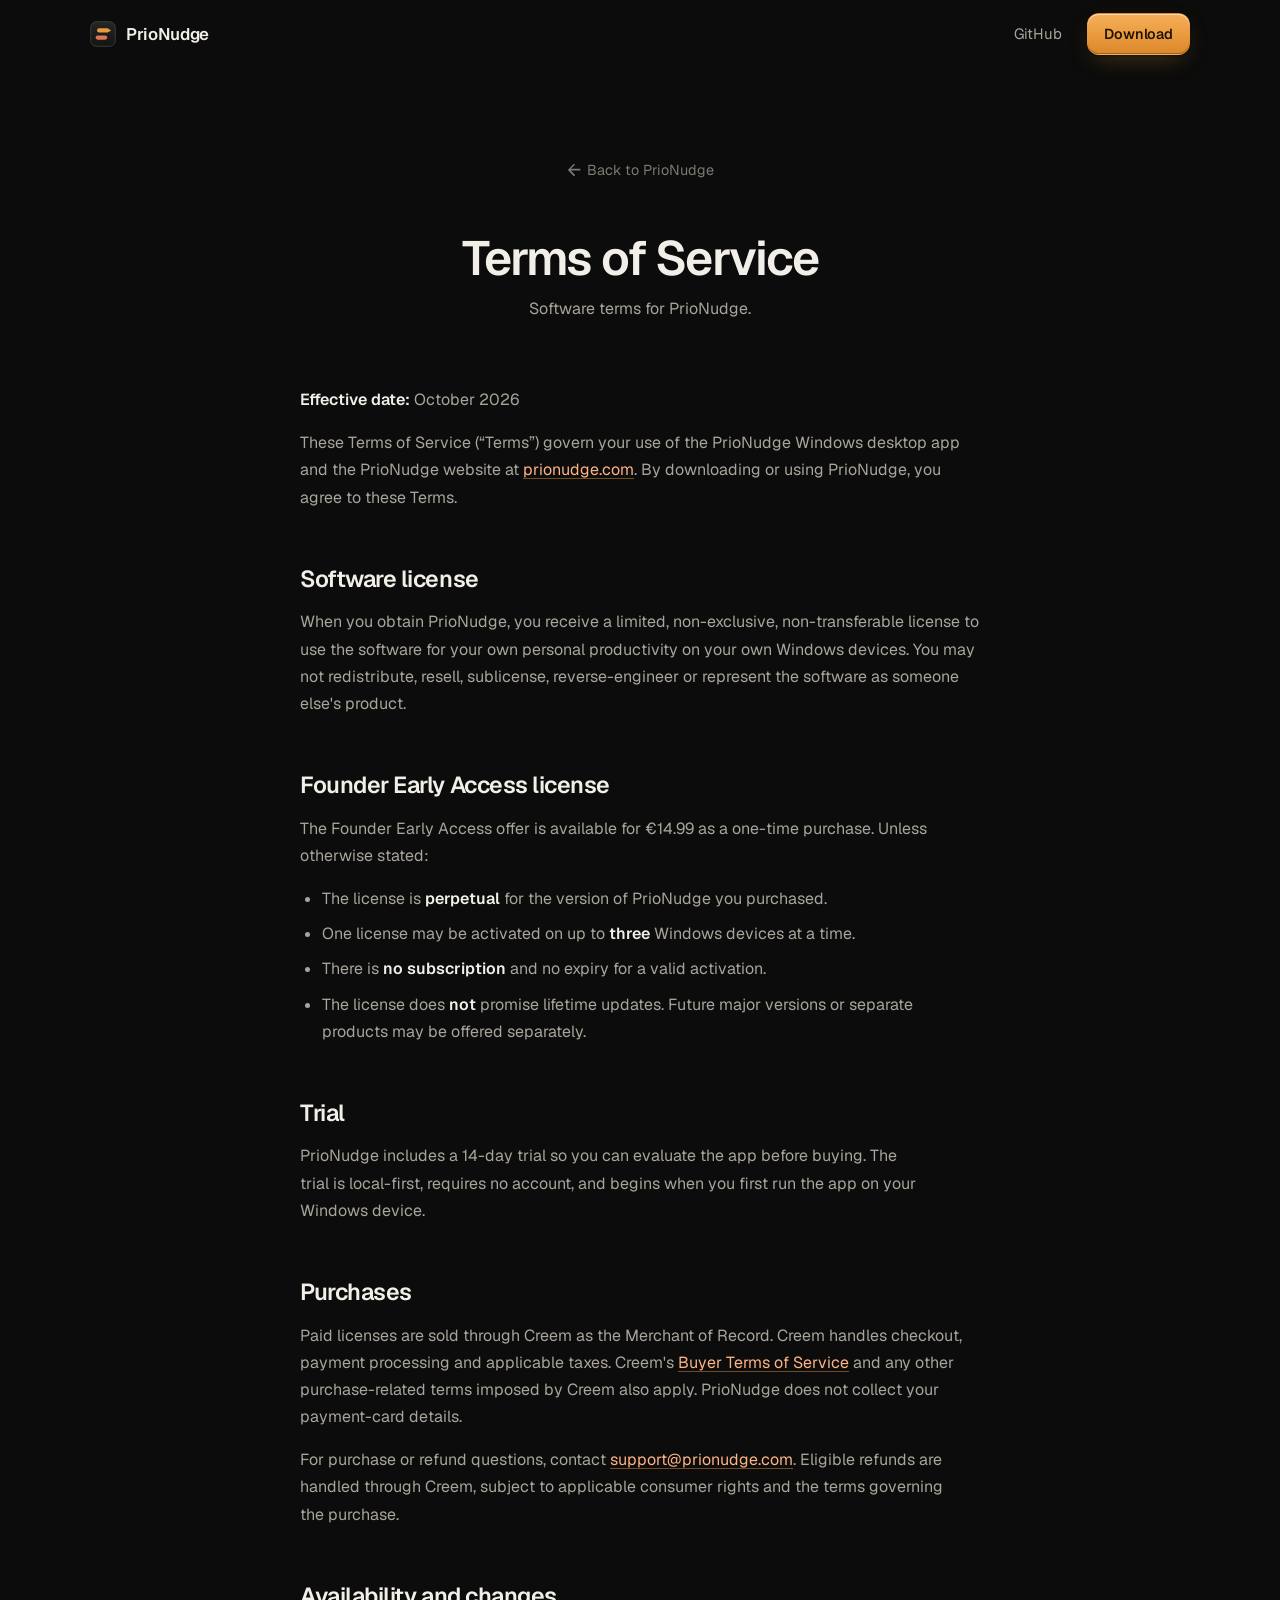
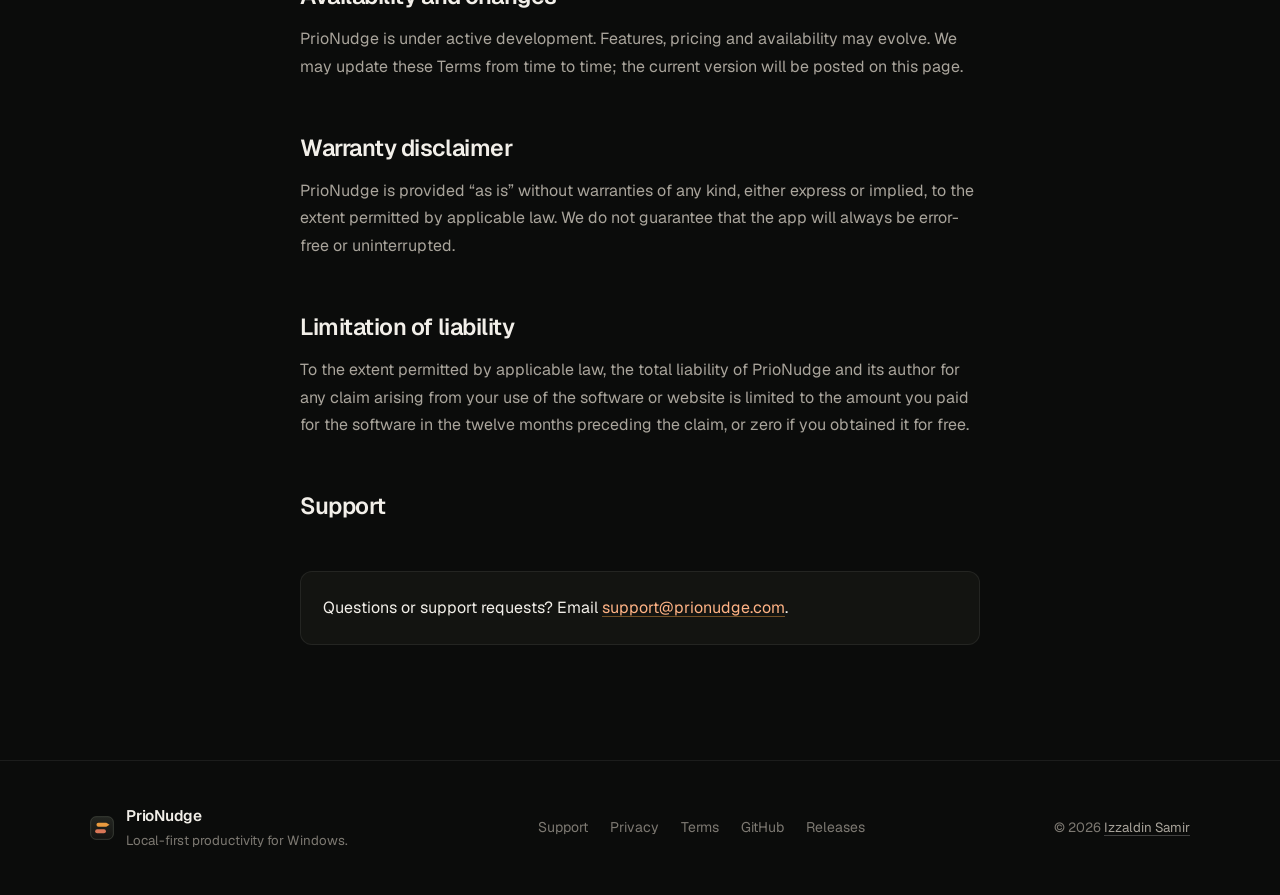
<file: terms.html>
<!DOCTYPE html>
<html lang="en">
<head>
<meta charset="utf-8">
<meta name="viewport" content="width=device-width, initial-scale=1">
<title>Terms of Service — PrioNudge</title>
<meta name="description" content="PrioNudge software terms: personal use license, up to three device activations, no subscription, no lifetime updates promise, and support contact.">
<meta name="color-scheme" content="dark">
<meta name="theme-color" content="#0B0C0B">

<link rel="canonical" href="https://prionudge.com/terms.html">

<meta property="og:type" content="website">
<meta property="og:site_name" content="PrioNudge">
<meta property="og:title" content="Terms of Service — PrioNudge">
<meta property="og:description" content="PrioNudge software terms: personal use license, up to three device activations, no subscription, no lifetime updates promise, and support contact.">
<meta property="og:url" content="https://prionudge.com/terms.html">
<meta property="og:image" content="https://prionudge.com/assets/img/og.jpg">

<meta name="twitter:card" content="summary_large_image">
<meta name="twitter:title" content="Terms of Service — PrioNudge">
<meta name="twitter:description" content="PrioNudge software terms: personal use license, up to three device activations, no subscription, no lifetime updates promise, and support contact.">
<meta name="twitter:image" content="https://prionudge.com/assets/img/og.jpg">

<link rel="icon" href="assets/favicon.svg" type="image/svg+xml">
<link rel="apple-touch-icon" href="assets/favicon.svg">
<link rel="preload" href="assets/fonts/geist-variable.woff2" as="font" type="font/woff2" crossorigin>
<link rel="stylesheet" href="styles.css">
<noscript><style>[data-reveal]{opacity:1;transform:none}[data-reveal] [data-reveal]{opacity:1;transform:none}</style></noscript>
</head>
<body class="legal-page">
<a class="skip-link" href="#main">Skip to content</a>

<header class="nav" id="nav">
  <div class="container nav__inner">
    <a class="nav__brand" href="index.html" aria-label="PrioNudge, back to home">
      <span class="mark" aria-hidden="true">
        <svg viewBox="0 0 512 512" focusable="false" aria-hidden="true"><use href="#pn-mark"/></svg>
      </span>
      <span class="nav__wordmark">PrioNudge</span>
    </a>
    <nav class="nav__links" aria-label="Primary">
      <a class="nav__link" href="https://github.com/IzzaldinSamir/prionudge-releases" target="_blank" rel="noopener">GitHub</a>
      <a class="btn btn--primary btn--sm" href="https://github.com/IzzaldinSamir/prionudge-releases/releases/download/v0.1.19/PrioNudge_0.1.19_x64-setup.exe" data-dl="exe">Download</a>
    </nav>
  </div>
</header>

<main id="main">
  <div class="legal__container">
    <header class="legal__header" data-reveal>
      <a class="legal__back" href="index.html">
        <svg viewBox="0 0 16 16" aria-hidden="true"><path d="M8.707 1.5a1 1 0 0 0-1.414 0L1.5 7.293a1 1 0 0 0 0 1.414l5.793 5.793a1 1 0 1 0 1.414-1.414L4.414 8.5H14.5a1 1 0 0 0 0-2H4.414l4.293-4.293a1 1 0 0 0 0-1.414z"/></svg>
        Back to PrioNudge
      </a>
      <h1 class="hero__title">Terms of Service</h1>
      <p>Software terms for PrioNudge.</p>
    </header>

    <div class="legal__body" data-reveal>
      <p><strong>Effective date:</strong> October 2026</p>

      <p>These Terms of Service (&ldquo;Terms&rdquo;) govern your use of the PrioNudge Windows desktop app and the PrioNudge website at <a href="https://prionudge.com/">prionudge.com</a>. By downloading or using PrioNudge, you agree to these Terms.</p>

      <h2>Software license</h2>
      <p>When you obtain PrioNudge, you receive a limited, non-exclusive, non-transferable license to use the software for your own personal productivity on your own Windows devices. You may not redistribute, resell, sublicense, reverse-engineer or represent the software as someone else's product.</p>

      <h2>Founder Early Access license</h2>
      <p>The Founder Early Access offer is available for &euro;14.99 as a one-time purchase. Unless otherwise stated:</p>
      <ul>
        <li>The license is <strong>perpetual</strong> for the version of PrioNudge you purchased.</li>
        <li>One license may be activated on up to <strong>three</strong> Windows devices at a time.</li>
        <li>There is <strong>no subscription</strong> and no expiry for a valid activation.</li>
        <li>The license does <strong>not</strong> promise lifetime updates. Future major versions or separate products may be offered separately.</li>
      </ul>

      <h2>Trial</h2>
      <p>PrioNudge includes a 14-day trial so you can evaluate the app before buying. The trial is local-first, requires no account, and begins when you first run the app on your Windows device.</p>

      <h2>Purchases</h2>
      <p>Paid licenses are sold through Creem as the Merchant of Record. Creem handles checkout, payment processing and applicable taxes. Creem's <a href="https://www.creem.io/buyer-terms" target="_blank" rel="noopener">Buyer Terms of Service</a> and any other purchase-related terms imposed by Creem also apply. PrioNudge does not collect your payment-card details.</p>
      <p>For purchase or refund questions, contact <a href="mailto:support@prionudge.com">support@prionudge.com</a>. Eligible refunds are handled through Creem, subject to applicable consumer rights and the terms governing the purchase.</p>

      <h2>Availability and changes</h2>
      <p>PrioNudge is under active development. Features, pricing and availability may evolve. We may update these Terms from time to time; the current version will be posted on this page.</p>

      <h2>Warranty disclaimer</h2>
      <p>PrioNudge is provided &ldquo;as is&rdquo; without warranties of any kind, either express or implied, to the extent permitted by applicable law. We do not guarantee that the app will always be error-free or uninterrupted.</p>

      <h2>Limitation of liability</h2>
      <p>To the extent permitted by applicable law, the total liability of PrioNudge and its author for any claim arising from your use of the software or website is limited to the amount you paid for the software in the twelve months preceding the claim, or zero if you obtained it for free.</p>

      <h2>Support</h2>
      <div class="legal__contact">
        <p>Questions or support requests? Email <a href="mailto:support@prionudge.com">support@prionudge.com</a>.</p>
      </div>
    </div>
  </div>
</main>

<footer class="footer">
  <div class="container footer__inner">
    <div class="footer__brand">
      <span class="mark mark--sm" aria-hidden="true">
        <svg viewBox="0 0 512 512" focusable="false" aria-hidden="true"><use href="#pn-mark"/></svg>
      </span>
      <div>
        <span class="footer__name">PrioNudge</span>
        <span class="footer__tagline">Local-first productivity for Windows.</span>
      </div>
    </div>
    <nav class="footer__links" aria-label="Footer">
      <a href="mailto:support@prionudge.com">Support</a>
      <a href="privacy.html">Privacy</a>
      <a href="terms.html" aria-current="page">Terms</a>
      <a href="https://github.com/IzzaldinSamir/prionudge-releases" target="_blank" rel="noopener">GitHub</a>
      <a href="https://github.com/IzzaldinSamir/prionudge-releases/releases" target="_blank" rel="noopener">Releases</a>
    </nav>
    <p class="footer__copy">&copy; 2026 <a href="https://ezzulddin.com/" class="footer__author-link" target="_blank" rel="noopener">Izzaldin Samir</a></p>
  </div>
</footer>

<svg class="svg-defs" aria-hidden="true" focusable="false" width="0" height="0">
  <defs>
    <linearGradient id="pn-bg" x1="0%" y1="0%" x2="0%" y2="100%">
      <stop offset="0%" stop-color="#242621"/><stop offset="100%" stop-color="#141512"/>
    </linearGradient>
    <g id="pn-mark">
      <rect x="14" y="14" width="484" height="484" rx="114" fill="url(#pn-bg)" stroke="#4A4E46" stroke-width="14"/>
      <rect x="110" y="284" width="230" height="84" rx="42" fill="#D97757"/>
      <path d="M 180 144 L 348 144 L 416 186 L 348 228 L 180 228 A 42 42 0 0 1 180 144 Z" fill="#EA9A3E"/>
    </g>
  </defs>
</svg>

<script src="script.js" defer></script>
</body>
</html>
</file>
<file: styles.css>
/* =========================================================
   PrioNudge — landing page
   Obsidian + amber/terracotta. Dark, layered, restrained.
   No build step. No dependencies.
   ========================================================= */

@font-face {
  font-family: "Geist";
  src: url("assets/fonts/geist-variable.woff2") format("woff2");
  font-weight: 100 900;
  font-style: normal;
  font-display: swap;
}

:root {
  /* surfaces */
  --bg:            #0B0C0B;
  --bg-raised:     #0F100E;
  --surface:       #131411;
  --surface-2:     #181916;
  --surface-3:     #1D1E1B;
  --line:          rgba(255, 255, 255, 0.07);
  --line-strong:   rgba(255, 255, 255, 0.13);
  --line-warm:     rgba(234, 154, 62, 0.22);

  /* text */
  --text:          #F2EFE9;
  --text-2:        #A9A49B;
  --text-3:        #7D7972;

  /* brand */
  --amber:         #EA9A3E;
  --amber-soft:    #FFB385;
  --amber-glow:    rgba(234, 154, 62, 0.35);
  --terracotta:    #D97757;
  --terracotta-glow:rgba(217, 119, 87, 0.25);
  --ink:           #1B1004;

  /* metrics */
  --container:     1180px;
  --gutter:        clamp(18px, 4.6vw, 40px);
  --radius:        16px;
  --radius-sm:     12px;
  --radius-xs:     8px;

  --font: "Geist", ui-sans-serif, system-ui, -apple-system, "Segoe UI Variable Text",
          "Segoe UI", Roboto, Helvetica, Arial, sans-serif;
  --mono: ui-monospace, "Cascadia Code", "SF Mono", Menlo, Consolas, monospace;

  --ease: cubic-bezier(0.22, 0.68, 0.16, 1);
  --ease-out: cubic-bezier(0.16, 1, 0.3, 1);
}

/* ---------- reset ---------- */
*, *::before, *::after { box-sizing: border-box; }
* { margin: 0; }

html {
  -webkit-text-size-adjust: 100%;
  scroll-behavior: smooth;
}

body {
  background: var(--bg);
  color: var(--text);
  font-family: var(--font);
  font-size: 16px;
  line-height: 1.55;
  font-synthesis-weight: none;
  -webkit-font-smoothing: antialiased;
  -moz-osx-font-smoothing: grayscale;
  overflow-x: hidden;
  text-rendering: optimizeLegibility;
}

img, svg { display: block; max-width: 100%; }
img { height: auto; }

a { color: inherit; text-decoration: none; }

h1, h2, h3, h4 {
  font-weight: 600;
  letter-spacing: -0.032em;
  line-height: 1.1;
  text-wrap: balance;
}

p { text-wrap: pretty; }

::selection { background: rgba(234, 154, 62, 0.28); color: #fff; }

.svg-defs { position: absolute; width: 0; height: 0; overflow: hidden; }

/* ---------- keyboard keycaps ---------- */
kbd {
  display: inline-flex;
  align-items: center;
  justify-content: center;
  font-family: var(--mono);
  font-size: 0.76em;
  font-weight: 550;
  line-height: 1;
  color: var(--text);
  background: linear-gradient(180deg, #242622 0%, #171814 100%);
  border: 1px solid rgba(255, 255, 255, 0.14);
  border-bottom: 2px solid rgba(255, 255, 255, 0.22);
  border-radius: 5px;
  padding: 3px 6px;
  margin-inline: 1.5px;
  box-shadow: 0 1px 2px rgba(0, 0, 0, 0.6), inset 0 1px 0 rgba(255, 255, 255, 0.1);
  vertical-align: baseline;
  white-space: nowrap;
}

/* ---------- section dividers ---------- */
.section-divider {
  position: relative;
  height: 1px;
  width: 100%;
  max-width: var(--container);
  margin-inline: auto;
  background: linear-gradient(90deg, transparent 0%, var(--line-strong) 25%, var(--line-strong) 75%, transparent 100%);
}
.section-divider__glow {
  position: absolute;
  left: 50%;
  top: -1px;
  width: min(320px, 60%);
  height: 3px;
  transform: translateX(-50%);
  background: radial-gradient(ellipse at 50% 50%, rgba(234, 154, 62, 0.5) 0%, transparent 80%);
  pointer-events: none;
}

/* ---------- focus ---------- */
:focus-visible {
  outline: 2px solid var(--amber);
  outline-offset: 3px;
  border-radius: 4px;
}

.skip-link {
  position: absolute;
  left: 12px;
  top: -60px;
  z-index: 100;
  padding: 10px 16px;
  border-radius: var(--radius-xs);
  background: var(--surface-2);
  border: 1px solid var(--line-strong);
  color: var(--text);
  font-size: 0.9rem;
  transition: top 0.18s var(--ease);
}
.skip-link:focus { top: 12px; }

/* ---------- layout ---------- */
.container {
  width: 100%;
  max-width: var(--container);
  margin-inline: auto;
  padding-inline: var(--gutter);
}

.section {
  padding-block: clamp(72px, 9.5vw, 132px);
  position: relative;
}

.section__head {
  display: flex;
  flex-wrap: wrap;
  align-items: end;
  justify-content: space-between;
  gap: 18px 40px;
  margin-bottom: clamp(40px, 5.4vw, 64px);
}
.section__head--center {
  flex-direction: column;
  align-items: center;
  text-align: center;
}

.section__eyebrow {
  color: var(--amber);
  font-size: 0.75rem;
  font-weight: 650;
  letter-spacing: 0.12em;
  text-transform: uppercase;
  margin-bottom: 12px;
}

.section__title {
  font-size: clamp(1.55rem, 3.4vw, 2.6rem);
  max-width: 28ch;
}
.section__title .dim { color: var(--text-3); }

.section__lead {
  color: var(--text-2);
  font-size: clamp(1rem, 1.35vw, 1.1rem);
  line-height: 1.65;
  max-width: 52ch;
}

.grad {
  background-image: linear-gradient(100deg, var(--amber-soft) 0%, var(--amber) 40%, var(--terracotta) 100%);
  -webkit-background-clip: text;
  background-clip: text;
  color: transparent;
  -webkit-text-fill-color: transparent;
}

@supports not ((background-clip: text) or (-webkit-background-clip: text)) {
  .grad {
    background-image: none;
    color: var(--amber);
    -webkit-text-fill-color: currentColor;
  }
}

/* ---------- buttons ---------- */
.btn {
  display: inline-flex;
  align-items: center;
  justify-content: center;
  gap: 9px;
  border: 1px solid transparent;
  border-radius: var(--radius-sm);
  font-family: inherit;
  font-weight: 550;
  letter-spacing: -0.011em;
  white-space: nowrap;
  cursor: pointer;
  position: relative;
  user-select: none;
  -webkit-user-select: none;
  transition: transform 0.15s var(--ease), box-shadow 0.18s var(--ease),
              background-color 0.18s var(--ease), border-color 0.18s var(--ease),
              color 0.18s var(--ease);
}
.btn:active {
  transform: translateY(1px) scale(0.985);
  transition-duration: 0.05s;
}

.btn--sm { padding: 9px 16px; font-size: 0.9rem; min-height: 38px; }
.btn--lg { padding: 15px 24px; font-size: 1rem; border-radius: 12px; min-height: 52px; }

.btn__icon { width: 17px; height: 17px; flex: none; fill: currentColor; }

.btn--primary {
  color: var(--ink);
  background-image: linear-gradient(180deg, #F5B05A 0%, var(--amber) 52%, #DC872C 100%);
  box-shadow:
    inset 0 1px 0 rgba(255, 255, 255, 0.52),
    inset 0 -1px 0 rgba(0, 0, 0, 0.28),
    0 1px 3px rgba(0, 0, 0, 0.55),
    0 8px 24px -8px var(--amber-glow);
}
.btn--primary:hover {
  transform: translateY(-1px);
  background-image: linear-gradient(180deg, #F8BA6E 0%, #EDB052 50%, #E3943A 100%);
  box-shadow:
    inset 0 1px 0 rgba(255, 255, 255, 0.65),
    inset 0 -1px 0 rgba(0, 0, 0, 0.25),
    0 3px 8px rgba(0, 0, 0, 0.55),
    0 16px 36px -10px rgba(234, 154, 62, 0.65);
}
.btn--primary:active {
  transform: translateY(1px) scale(0.985);
  box-shadow:
    inset 0 1px 0 rgba(0, 0, 0, 0.22),
    0 1px 2px rgba(0, 0, 0, 0.6),
    0 4px 12px -4px var(--amber-glow);
}

.btn--ghost {
  color: var(--text);
  background: rgba(255, 255, 255, 0.04);
  border-color: var(--line-strong);
  box-shadow: inset 0 1px 0 rgba(255, 255, 255, 0.04), 0 1px 3px rgba(0, 0, 0, 0.4);
}
.btn--ghost:hover {
  transform: translateY(-1px);
  background: rgba(255, 255, 255, 0.08);
  border-color: rgba(255, 255, 255, 0.28);
  box-shadow: inset 0 1px 0 rgba(255, 255, 255, 0.08), 0 4px 16px -4px rgba(0, 0, 0, 0.5);
}
.btn--ghost:active {
  transform: translateY(1px) scale(0.985);
  box-shadow: inset 0 1px 0 rgba(0, 0, 0, 0.3), 0 1px 2px rgba(0, 0, 0, 0.4);
}

/* ---------- nav ---------- */
.nav {
  position: sticky;
  top: 0;
  z-index: 50;
  border-bottom: 1px solid transparent;
  transition: background-color 0.25s var(--ease), border-color 0.25s var(--ease),
              backdrop-filter 0.25s var(--ease);
}
.nav.is-scrolled {
  background: rgba(11, 12, 11, 0.78);
  backdrop-filter: saturate(150%) blur(16px);
  -webkit-backdrop-filter: saturate(150%) blur(16px);
  border-bottom-color: var(--line);
}

.nav__inner {
  height: 68px;
  display: flex;
  align-items: center;
  justify-content: space-between;
  gap: 16px;
}

.nav__brand {
  display: inline-flex;
  align-items: center;
  gap: 10px;
  min-width: 0;
}
.mark { display: block; width: 26px; height: 26px; flex: none; }
.mark svg { width: 100%; height: 100%; }
.mark--sm { width: 24px; height: 24px; }

.nav__wordmark {
  font-size: 1.05rem;
  font-weight: 600;
  letter-spacing: -0.02em;
}

.nav__links {
  display: flex;
  align-items: center;
  gap: clamp(12px, 2vw, 26px);
}

.nav__link {
  color: var(--text-2);
  font-size: 0.93rem;
  transition: color 0.18s var(--ease);
}
.nav__link:hover { color: var(--text); }

/* =========================================================
   HERO
   ========================================================= */
.hero {
  position: relative;
  padding-top: clamp(56px, 8.5vw, 108px);
  padding-bottom: clamp(44px, 6vw, 76px);
  overflow: hidden;
}

.hero__ambiance {
  position: absolute;
  inset: 0;
  pointer-events: none;
  z-index: 0;
}

.hero__aura {
  position: absolute;
  left: 50%;
  top: -320px;
  width: min(1320px, 170vw);
  height: 1300px;
  transform: translateX(-50%);
  background: radial-gradient(
    52% 42% at 50% 38%,
    rgba(234, 154, 62, 0.22) 0%,
    rgba(217, 119, 87, 0.10) 42%,
    rgba(217, 119, 87, 0) 72%
  );
}

.hero__grid {
  position: absolute;
  inset: 0;
  background-image:
    linear-gradient(rgba(255, 255, 255, 0.028) 1px, transparent 1px),
    linear-gradient(90deg, rgba(255, 255, 255, 0.028) 1px, transparent 1px);
  background-size: 44px 44px;
  -webkit-mask-image: radial-gradient(ellipse at 50% 28%, black 0%, transparent 65%);
  mask-image: radial-gradient(ellipse at 50% 28%, black 0%, transparent 65%);
}

.hero__vignette {
  position: absolute;
  inset: 0;
  background: radial-gradient(ellipse at 50% 0%, transparent 35%, rgba(0,0,0,0.55) 100%);
}

.hero__inner {
  position: relative;
  z-index: 1;
  text-align: center;
  display: flex;
  flex-direction: column;
  align-items: center;
}

.eyebrow {
  display: inline-flex;
  align-items: center;
  gap: 8px;
  padding: 7px 14px 7px 11px;
  border: 1px solid var(--line);
  border-radius: 999px;
  background: rgba(255, 255, 255, 0.03);
  color: var(--text-2);
  font-size: 0.82rem;
  letter-spacing: 0.005em;
}
.eyebrow__dot {
  width: 7px; height: 7px; border-radius: 50%;
  background: var(--amber);
  box-shadow: 0 0 0 3px rgba(234, 154, 62, 0.18);
}

.hero__title {
  margin-top: clamp(22px, 3.4vw, 34px);
  font-size: clamp(1.75rem, 6.5vw, 4.2rem);
  line-height: 1.05;
  letter-spacing: -0.038em;
  max-width: 22ch;
}

.hero__lead {
  margin-top: clamp(16px, 2.3vw, 24px);
  max-width: 58ch;
  color: var(--text-2);
  font-size: clamp(1.02rem, 1.55vw, 1.15rem);
  line-height: 1.65;
}

.hero__actions {
  margin-top: clamp(28px, 3.8vw, 40px);
  display: flex;
  flex-wrap: wrap;
  gap: 12px;
  align-items: center;
  justify-content: center;
}

.hero__note {
  margin-top: 18px;
  color: var(--text-3);
  font-size: 0.875rem;
  display: flex;
  flex-wrap: wrap;
  justify-content: center;
  align-items: center;
  gap: 6px;
}
.hero__note--center { justify-content: center; }
.hero__note a {
  color: var(--text-2);
  text-decoration: underline;
  text-decoration-color: rgba(255, 255, 255, 0.22);
  text-underline-offset: 3px;
  transition: color 0.18s var(--ease), text-decoration-color 0.18s var(--ease);
}
.hero__note a:hover { color: var(--amber); text-decoration-color: rgba(234, 154, 62, 0.5); }
.ver {
  color: var(--text-2);
  font-variant-numeric: tabular-nums;
}

/* hero pricing / status line (above the fold) */
.hero__pricing {
  margin-top: 22px;
  display: flex;
  flex-wrap: wrap;
  align-items: center;
  justify-content: center;
  gap: 10px 16px;
  color: var(--text-3);
  font-size: 0.875rem;
  line-height: 1.5;
}
.hero__pricing-offer {
  display: inline-flex;
  align-items: center;
  gap: 8px;
  padding: 6px 14px;
  border: 1px solid var(--line-warm);
  border-radius: 999px;
  background: linear-gradient(180deg, rgba(234, 154, 62, 0.12) 0%, rgba(234, 154, 62, 0.05) 100%);
  box-shadow: inset 0 1px 0 rgba(255, 255, 255, 0.08), 0 2px 8px -2px rgba(0, 0, 0, 0.4);
}
.hero__pricing-dot {
  width: 6px;
  height: 6px;
  border-radius: 50%;
  background: var(--amber);
  box-shadow: 0 0 8px var(--amber);
  flex-shrink: 0;
  animation: pulse-dot 2.4s ease-in-out infinite;
}
.hero__pricing-label {
  color: var(--text-2);
  font-weight: 600;
  letter-spacing: 0.01em;
}
.hero__pricing-price {
  color: var(--text);
  font-weight: 650;
  font-variant-numeric: tabular-nums;
  white-space: nowrap;
}
.hero__pricing-price > span {
  color: var(--text-3);
  font-weight: 500;
  font-size: 0.86em;
}
.hero__pricing-note { max-width: 48ch; }
.hero__pricing-note .ver { color: var(--text-2); }

@keyframes pulse-dot {
  0%, 100% { opacity: 0.75; transform: scale(1); }
  50% { opacity: 1; transform: scale(1.3); box-shadow: 0 0 12px var(--amber); }
}

/* ---------- app stage ---------- */
.hero__stage {
  position: relative;
  z-index: 1;
  margin-top: clamp(44px, 6.5vw, 78px);
}

.shot {
  position: relative;
  width: 100%;
  max-width: 1320px;
  margin-inline: auto;
  padding-inline: var(--gutter);
}

.shot__glow {
  position: absolute;
  left: 50%;
  top: -4%;
  width: 96%;
  height: 78%;
  transform: translateX(-50%);
  background: radial-gradient(50% 50% at 50% 46%, rgba(234, 154, 62, 0.22) 0%, rgba(217, 119, 87, 0) 68%);
  filter: blur(40px);
  pointer-events: none;
}

.shot__rim {
  position: absolute;
  inset: 0;
  border-radius: calc(var(--radius) + 1px);
  padding: 1px;
  background: linear-gradient(180deg, rgba(255,255,255,0.22) 0%, rgba(255,255,255,0.06) 18%, rgba(255,255,255,0) 60%);
  -webkit-mask: linear-gradient(#fff 0 0) content-box, linear-gradient(#fff 0 0);
  mask: linear-gradient(#fff 0 0) content-box, linear-gradient(#fff 0 0);
  -webkit-mask-composite: xor;
  mask-composite: exclude;
  pointer-events: none;
}

.shot__frame {
  position: relative;
  border-radius: var(--radius);
  overflow: hidden;
  border: 1px solid rgba(255, 255, 255, 0.14);
  background: #090A09;
  box-shadow:
    0 0 0 1px rgba(0, 0, 0, 0.8),
    0 2px 6px rgba(0, 0, 0, 0.6),
    0 16px 36px -12px rgba(0, 0, 0, 0.7),
    0 44px 100px -30px rgba(0, 0, 0, 0.92),
    0 90px 180px -60px rgba(0, 0, 0, 0.95);
  transform-style: preserve-3d;
  transform: perspective(1200px) rotateX(var(--rx, 0deg)) rotateY(var(--ry, 0deg));
  transition: transform 0.25s var(--ease-out), box-shadow 0.25s var(--ease-out);
  will-change: transform;
}

.shot__frame img {
  width: 100%;
  height: auto;
  display: block;
}

.shot__sheen {
  position: absolute;
  inset: 0 0 auto;
  height: 1px;
  background: linear-gradient(90deg, transparent, rgba(255,255,255,0.18), transparent);
  pointer-events: none;
}

.shot__cursor-glow {
  position: absolute;
  inset: 0;
  opacity: 0;
  background: radial-gradient(
    320px 220px at calc(var(--px, 50%) * 1px) calc(var(--py, 0) * 1px),
    rgba(234, 154, 62, 0.12),
    transparent 60%
  );
  pointer-events: none;
  transition: opacity 0.3s var(--ease);
}
.hero--parallax .shot__cursor-glow { opacity: 1; }

.shot__caption {
  margin-top: 18px;
  color: #9C988F;
  font-size: 0.85rem;
  text-align: center;
  padding-inline: 8px;
  line-height: 1.55;
}

/* =========================================================
   WHY PRIONUDGE
   ========================================================= */
.section--why { padding-bottom: clamp(64px, 8vw, 108px); }

.editorial {
  display: grid;
  grid-template-columns: minmax(0, 0.95fr) minmax(0, 1fr);
  gap: clamp(40px, 6vw, 90px);
  align-items: start;
}
.editorial__intro { position: sticky; top: 110px; }
.editorial__intro .section__lead { margin-top: 18px; color: var(--text-2); }

.principles { display: flex; flex-direction: column; gap: 0; }
.principle {
  display: grid;
  grid-template-columns: auto 1fr;
  gap: 22px;
  padding-block: clamp(26px, 3.2vw, 34px);
  border-top: 1px solid var(--line);
}
.principle:last-child { border-bottom: 1px solid var(--line); }
.principle__num {
  font-size: 0.75rem;
  font-weight: 650;
  letter-spacing: 0.08em;
  color: var(--amber);
  padding-top: 3px;
}
.principle__body h3 {
  font-size: clamp(1.05rem, 1.7vw, 1.25rem);
  letter-spacing: -0.02em;
}
.principle__body p {
  margin-top: 10px;
  color: var(--text-2);
  font-size: clamp(0.95rem, 1.2vw, 1.02rem);
  line-height: 1.65;
  max-width: 52ch;
}

/* =========================================================
   PRODUCT STORY / FEATURES
   ========================================================= */
.section--features {
  background: linear-gradient(180deg, rgba(255,255,255,0.01) 0%, transparent 12%, transparent 88%, rgba(255,255,255,0.01));
}

/* ---------- workflow rail ---------- */
.workflow-rail {
  display: flex;
  align-items: center;
  justify-content: center;
  gap: 8px;
  margin-bottom: clamp(48px, 6vw, 76px);
  padding: 6px 14px;
  border-radius: 999px;
  background: rgba(19, 20, 17, 0.75);
  border: 1px solid var(--line-strong);
  backdrop-filter: blur(12px);
  -webkit-backdrop-filter: blur(12px);
  box-shadow: 0 12px 36px -12px rgba(0, 0, 0, 0.7), inset 0 1px 0 rgba(255, 255, 255, 0.05);
  width: fit-content;
  max-width: 100%;
  margin-inline: auto;
}
.workflow-step {
  display: inline-flex;
  align-items: center;
  gap: 8px;
  padding: 7px 12px;
  border-radius: 999px;
  background: transparent;
  border: 1px solid transparent;
  transition: background-color 0.18s var(--ease), border-color 0.18s var(--ease), transform 0.18s var(--ease);
  flex-shrink: 0;
}
.workflow-step:hover {
  background: rgba(234, 154, 62, 0.08);
  border-color: var(--line-warm);
  transform: translateY(-1px);
}
.workflow-step.is-active {
  background: rgba(234, 154, 62, 0.12);
  border-color: rgba(234, 154, 62, 0.4);
  box-shadow: 0 0 16px -4px rgba(234, 154, 62, 0.25);
}
.workflow-step.is-active .workflow-step__meta {
  color: var(--amber-soft);
}
.workflow-step__num {
  font-size: 0.72rem;
  font-weight: 650;
  font-family: var(--mono);
  letter-spacing: 0.06em;
  color: var(--amber);
  background: rgba(234, 154, 62, 0.12);
  border: 1px solid rgba(234, 154, 62, 0.3);
  border-radius: 6px;
  padding: 2px 6px;
  flex-shrink: 0;
}
.workflow-step__body {
  display: flex;
  align-items: baseline;
  gap: 7px;
  white-space: nowrap;
}
.workflow-step__name {
  font-size: 0.88rem;
  font-weight: 600;
  letter-spacing: -0.01em;
  color: var(--text);
}
.workflow-step__meta {
  font-size: 0.74rem;
  color: var(--text-3);
}
.workflow-step:hover .workflow-step__meta { color: var(--text-2); }
.workflow-rail__arrow {
  display: grid;
  place-items: center;
  width: 14px;
  height: 14px;
  color: var(--text-3);
  flex-shrink: 0;
}
.workflow-rail__arrow svg {
  width: 12px;
  height: 12px;
}

.feature {
  display: grid;
  grid-template-columns: minmax(0, 1fr) minmax(0, 1.35fr);
  gap: clamp(28px, 5vw, 72px);
  align-items: center;
  padding-block: clamp(54px, 7vw, 92px);
  scroll-margin-top: clamp(74px, 9vw, 96px);
}
.section--features .feature:first-of-type { padding-top: 0; }
.section--features .feature:not(:last-of-type) { border-bottom: 1px solid var(--line); }
.section--features .feature:last-of-type { padding-bottom: 0; }
.feature--reverse { direction: rtl; }
.feature--reverse > * { direction: ltr; }

.feature__copy { max-width: 46ch; }
.feature__kicker {
  display: inline-flex;
  align-items: center;
  gap: 8px;
  color: var(--amber);
  font-size: 0.72rem;
  font-weight: 650;
  letter-spacing: 0.12em;
  text-transform: uppercase;
  margin-bottom: 14px;
}
.feature__kicker::before {
  content: "";
  width: 20px; height: 1px;
  background: var(--amber);
}
.feature__copy h3 {
  font-size: clamp(1.45rem, 2.8vw, 2.15rem);
  letter-spacing: -0.03em;
  line-height: 1.12;
}
.feature__copy > p {
  margin-top: 16px;
  color: var(--text-2);
  font-size: clamp(0.98rem, 1.25vw, 1.05rem);
  line-height: 1.65;
}
.feature__list {
  margin-top: 22px;
  padding: 0;
  list-style: none;
  display: flex;
  flex-direction: column;
  gap: 10px;
}
.feature__list li {
  position: relative;
  padding-left: 18px;
  color: var(--text-2);
  font-size: clamp(0.93rem, 1.15vw, 0.98rem);
  line-height: 1.55;
}
.feature__list li::before {
  content: "";
  position: absolute;
  left: 0; top: 9px;
  width: 6px; height: 6px;
  border-radius: 50%;
  background: var(--amber);
}

.feature__media { margin: 0; }
.feature__frame {
  position: relative;
  border-radius: var(--radius);
  overflow: hidden;
  border: 1px solid rgba(255, 255, 255, 0.1);
  background: #090A09;
  box-shadow:
    0 0 0 1px rgba(0,0,0,0.5),
    0 4px 10px rgba(0, 0, 0, 0.4),
    0 24px 60px -28px rgba(0,0,0,0.9),
    inset 0 1px 0 rgba(255,255,255,0.06);
  transition: border-color 0.22s var(--ease), transform 0.22s var(--ease), box-shadow 0.22s var(--ease);
}
.feature__frame img {
  width: 100%;
  height: auto;
  display: block;
}
.feature:hover .feature__frame {
  border-color: var(--line-warm);
  transform: translateY(-3px);
  box-shadow:
    0 0 0 1px rgba(0,0,0,0.5),
    0 8px 16px rgba(0, 0, 0, 0.4),
    0 32px 76px -28px rgba(0,0,0,0.95),
    0 0 44px -16px rgba(234, 154, 62, 0.22),
    inset 0 1px 0 rgba(255,255,255,0.1);
}

.feature__callout {
  position: absolute;
  right: 18px; bottom: 18px;
  display: inline-flex;
  align-items: center;
  gap: 8px;
  padding: 8px 12px;
  border-radius: 999px;
  background: rgba(11, 12, 11, 0.82);
  border: 1px solid var(--line-warm);
  color: var(--text);
  font-size: 0.78rem;
  font-weight: 550;
  letter-spacing: -0.01em;
  backdrop-filter: blur(10px);
  -webkit-backdrop-filter: blur(10px);
  box-shadow: 0 4px 14px -2px rgba(0, 0, 0, 0.6);
}
.feature__callout-dot {
  width: 7px; height: 7px;
  border-radius: 50%;
  background: var(--amber);
  box-shadow: 0 0 10px var(--amber-glow);
  animation: pulse-dot 2.6s ease-in-out infinite;
}

.feature__frame--focus {
  border-color: rgba(217, 119, 87, 0.28);
  box-shadow:
    0 0 0 1px rgba(0,0,0,0.45),
    0 24px 60px -28px rgba(0,0,0,0.9),
    inset 0 0 80px rgba(217, 119, 87, 0.08);
}
.feature__focus-ring {
  position: absolute;
  inset: 0;
  border-radius: inherit;
  pointer-events: none;
  box-shadow: inset 0 0 0 1px rgba(234, 154, 62, 0.12);
}

.feature__caption {
  margin-top: 16px;
  color: #9C988F;
  font-size: 0.85rem;
  padding-inline: 4px;
  line-height: 1.55;
}

/* =========================================================
   RECURRING TASKS
   ========================================================= */
.hero__release-tag {
  color: var(--amber-soft);
  font-weight: 500;
}

.feature--recurring .feature__frame {
  padding: clamp(22px, 3.2vw, 34px);
  padding-bottom: clamp(48px, 6vw, 64px);
  background:
    radial-gradient(ellipse at 85% 15%, rgba(234, 154, 62, 0.08) 0%, transparent 60%),
    linear-gradient(180deg, #131512 0%, #0C0D0B 100%);
  min-height: 380px;
  display: flex;
  flex-direction: column;
  justify-content: center;
}

.recurrence-demo {
  display: flex;
  flex-direction: column;
  gap: 18px;
  width: 100%;
}

.recurrence-demo__header {
  display: flex;
  flex-wrap: wrap;
  align-items: center;
  justify-content: space-between;
  gap: 8px 12px;
  padding-bottom: 14px;
  border-bottom: 1px solid var(--line);
}

.recurrence-demo__title-group {
  display: flex;
  align-items: center;
  gap: 10px;
}

.recurrence-demo__icon {
  display: grid;
  place-items: center;
  width: 28px;
  height: 28px;
  border-radius: var(--radius-xs);
  background: rgba(234, 154, 62, 0.1);
  border: 1px solid var(--line-warm);
  color: var(--amber);
}
.recurrence-demo__icon svg {
  width: 14px;
  height: 14px;
  fill: currentColor;
}

.recurrence-demo__heading {
  font-size: 0.88rem;
  font-weight: 600;
  letter-spacing: -0.01em;
  color: var(--text);
}

.recurrence-demo__status {
  font-size: 0.75rem;
  color: var(--text-3);
  font-family: var(--mono);
}

.recurrence-demo__chips {
  display: flex;
  flex-wrap: wrap;
  gap: 8px;
}

.recurrence-chip {
  display: inline-flex;
  align-items: center;
  gap: 6px;
  padding: 6px 14px;
  border-radius: 999px;
  font-size: 0.82rem;
  font-weight: 500;
  letter-spacing: -0.01em;
  background: rgba(255, 255, 255, 0.035);
  border: 1px solid var(--line);
  color: var(--text-2);
  transition: border-color 0.2s var(--ease), color 0.2s var(--ease), background 0.2s var(--ease);
}

.recurrence-chip--active {
  background: rgba(234, 154, 62, 0.12);
  border-color: rgba(234, 154, 62, 0.45);
  color: var(--amber-soft);
  font-weight: 600;
  box-shadow: 0 0 16px -4px rgba(234, 154, 62, 0.25);
}

.recurrence-chip__dot {
  width: 6px;
  height: 6px;
  border-radius: 50%;
  background: var(--amber);
  box-shadow: 0 0 8px var(--amber-glow);
}

.recurrence-demo__flow {
  display: flex;
  flex-direction: column;
  gap: 10px;
  padding: 14px 16px;
  border-radius: var(--radius-sm);
  background: rgba(0, 0, 0, 0.35);
  border: 1px solid var(--line);
}

.recurrence-demo__item {
  display: flex;
  align-items: center;
  gap: 12px;
  padding: 10px 14px;
  border-radius: var(--radius-xs);
  background: rgba(255, 255, 255, 0.025);
  border: 1px solid var(--line);
}

.recurrence-demo__item--completed {
  opacity: 0.62;
}

.recurrence-demo__item--active {
  background: rgba(255, 255, 255, 0.045);
  border-color: rgba(234, 154, 62, 0.25);
}

.recurrence-demo__check {
  display: grid;
  place-items: center;
  width: 20px;
  height: 20px;
  border-radius: 6px;
  background: rgba(234, 154, 62, 0.2);
  color: var(--amber);
  flex-shrink: 0;
}
.recurrence-demo__check svg {
  width: 12px;
  height: 12px;
  fill: currentColor;
}

.recurrence-demo__circle {
  width: 20px;
  height: 20px;
  border-radius: 6px;
  border: 1.5px solid rgba(234, 154, 62, 0.6);
  flex-shrink: 0;
}

.recurrence-demo__meta {
  display: flex;
  flex-direction: column;
  gap: 2px;
  flex: 1;
  min-width: 0;
}

.recurrence-demo__name {
  font-size: 0.88rem;
  font-weight: 550;
  letter-spacing: -0.01em;
  color: var(--text);
  white-space: nowrap;
  overflow: hidden;
  text-overflow: ellipsis;
}

.recurrence-demo__item--completed .recurrence-demo__name {
  text-decoration: line-through;
  text-decoration-color: var(--text-3);
  color: var(--text-2);
}

.recurrence-demo__date {
  font-size: 0.75rem;
  color: var(--text-3);
  font-family: var(--mono);
}

.recurrence-demo__badge,
.recurrence-demo__tag {
  font-size: 0.72rem;
  padding: 3px 8px;
  border-radius: 4px;
  white-space: nowrap;
  flex-shrink: 0;
}

.recurrence-demo__badge {
  background: rgba(255, 255, 255, 0.05);
  color: var(--text-3);
  border: 1px solid var(--line);
}

.recurrence-demo__tag {
  background: rgba(234, 154, 62, 0.12);
  color: var(--amber-soft);
  border: 1px solid rgba(234, 154, 62, 0.3);
  font-weight: 600;
}

.recurrence-demo__connector {
  display: flex;
  align-items: center;
  gap: 10px;
  padding-left: 24px;
  padding-block: 2px;
}

.recurrence-demo__line {
  width: 16px;
  height: 1px;
  background: var(--line-strong);
}

.recurrence-demo__renew-pill {
  font-size: 0.72rem;
  color: var(--text-3);
  font-family: var(--mono);
  letter-spacing: 0.02em;
}

/* =========================================================
   NATIVE WINDOWS / BENTO
   ========================================================= */
.section--tech { padding-top: clamp(64px, 8vw, 108px); }

.bento {
  display: grid;
  grid-template-columns: repeat(4, minmax(0, 1fr));
  grid-template-areas:
    "local local update keyboard"
    "tray tray tray tray"
    "remind remind remind remind";
  gap: 16px;
}

.bento__card {
  position: relative;
  padding: clamp(22px, 2.4vw, 28px);
  border-radius: var(--radius-sm);
  background: var(--surface);
  border: 1px solid var(--line);
  overflow: hidden;
  box-shadow: inset 0 1px 0 rgba(255, 255, 255, 0.05), 0 2px 6px rgba(0, 0, 0, 0.3);
  transition: border-color 0.22s var(--ease), transform 0.22s var(--ease), box-shadow 0.22s var(--ease);
}
.bento__card::before {
  content: "";
  position: absolute;
  inset: 0;
  border-radius: inherit;
  pointer-events: none;
  box-shadow: inset 0 1px 0 rgba(255,255,255,0.06), inset 0 -1px 0 rgba(0,0,0,0.35);
}
.bento__card:hover {
  border-color: var(--line-warm);
  transform: translateY(-2px);
  box-shadow:
    inset 0 1px 0 rgba(255, 255, 255, 0.08),
    0 18px 44px -22px rgba(0,0,0,0.8),
    0 0 30px -14px rgba(234, 154, 62, 0.16);
}
.bento__card:nth-child(1) { grid-area: local; }
.bento__card:nth-child(2) { grid-area: update; }
.bento__card:nth-child(3) { grid-area: keyboard; }
.bento__card:nth-child(4) { grid-area: tray; }
.bento__card:nth-child(5) { grid-area: remind; }

.bento__icon {
  display: grid;
  place-items: center;
  width: 36px; height: 36px;
  border-radius: 10px;
  background: rgba(234, 154, 62, 0.08);
  border: 1px solid var(--line-warm);
  margin-bottom: 16px;
}
.bento__icon svg { width: 18px; height: 18px; fill: var(--amber); }

.bento__card h3 {
  font-size: 1.05rem;
  letter-spacing: -0.018em;
}
.bento__card p {
  margin-top: 8px;
  color: var(--text-2);
  font-size: 0.92rem;
  line-height: 1.6;
  max-width: 48ch;
}
.bento__card--wide p { max-width: 72ch; }

/* =========================================================
   FOUNDER EARLY ACCESS
   ========================================================= */
.section--early-access { padding-top: clamp(40px, 5.5vw, 76px); }

.early-access {
  display: grid;
  grid-template-columns: minmax(0, 0.75fr) minmax(0, 1.25fr);
  gap: clamp(18px, 3.4vw, 52px);
  align-items: start;
  padding: clamp(26px, 3.2vw, 38px);
  border-radius: var(--radius);
  background:
    radial-gradient(ellipse at 8% 0%, rgba(234, 154, 62, 0.1) 0%, transparent 60%),
    linear-gradient(180deg, #161814 0%, #10110E 100%);
  border: 1px solid rgba(234, 154, 62, 0.22);
  box-shadow: inset 0 1px 0 rgba(255, 255, 255, 0.08), 0 20px 48px -20px rgba(0, 0, 0, 0.7);
}

.early-access__intro .section__eyebrow { margin-bottom: 10px; }

.early-access__price {
  font-size: clamp(1.55rem, 3.2vw, 2.15rem);
  font-weight: 600;
  letter-spacing: -0.03em;
  line-height: 1.1;
  color: var(--text);
}
.early-access__price span {
  font-size: 0.95rem;
  font-weight: 500;
  letter-spacing: 0;
  color: var(--text-3);
}

.early-access__body p {
  color: var(--text-2);
  font-size: clamp(0.95rem, 1.2vw, 1.02rem);
  line-height: 1.65;
}
.early-access__body p + p { margin-top: 12px; }
.early-access__body .ver { color: var(--text-2); }

.early-access__pills {
  display: flex;
  flex-wrap: wrap;
  gap: 8px;
  margin-top: 18px;
  padding-top: 16px;
  border-top: 1px solid var(--line);
}
.early-access__pill {
  font-size: 0.76rem;
  font-weight: 550;
  color: var(--text-2);
  padding: 4px 10px;
  border-radius: 999px;
  background: rgba(255, 255, 255, 0.035);
  border: 1px solid var(--line);
  letter-spacing: -0.005em;
}

@media (max-width: 860px) {
  .early-access { grid-template-columns: 1fr; gap: 14px; }
}

/* =========================================================
   FINAL CTA
   ========================================================= */
.cta {
  position: relative;
  overflow: hidden;
  padding-block: clamp(90px, 12vw, 160px);
}

.cta__ambiance {
  position: absolute;
  inset: 0;
  pointer-events: none;
}
.cta__aura {
  position: absolute;
  left: 50%;
  bottom: -460px;
  width: min(1100px, 150vw);
  height: 860px;
  transform: translateX(-50%);
  background: radial-gradient(
    48% 48% at 50% 50%,
    rgba(234, 154, 62, 0.18) 0%,
    rgba(217, 119, 87, 0.07) 44%,
    rgba(217, 119, 87, 0) 74%
  );
}
.cta__vignette {
  position: absolute;
  inset: 0;
  background: radial-gradient(ellipse at 50% 100%, transparent 30%, rgba(0,0,0,0.5) 100%);
}

.cta__inner {
  position: relative;
  z-index: 1;
  text-align: center;
  display: flex;
  flex-direction: column;
  align-items: center;
}
.cta__mark {
  width: 44px;
  height: 44px;
  margin-bottom: 22px;
  filter: drop-shadow(0 8px 20px rgba(234, 154, 62, 0.28));
  transition: transform 0.25s var(--ease);
}
.cta__mark:hover {
  transform: scale(1.05);
}
.cta__mark svg { width: 100%; height: 100%; }

.cta__title {
  font-size: clamp(1.85rem, 5.2vw, 3.35rem);
  line-height: 1.06;
  letter-spacing: -0.036em;
  max-width: 22ch;
}

/* =========================================================
   FOOTER
   ========================================================= */
.footer {
  border-top: 1px solid var(--line);
  padding-block: clamp(32px, 4vw, 44px);
}
.footer__inner {
  display: flex;
  flex-wrap: wrap;
  align-items: center;
  justify-content: space-between;
  gap: 20px 32px;
}
.footer__brand { display: flex; align-items: center; gap: 12px; }
.footer__name { display: block; font-weight: 600; font-size: 0.96rem; letter-spacing: -0.015em; }
.footer__tagline { display: block; color: var(--text-3); font-size: 0.83rem; margin-top: 2px; }

.footer__links { display: flex; flex-wrap: wrap; gap: 22px; }
.footer__links a {
  color: var(--text-3);
  font-size: 0.875rem;
  transition: color 0.18s var(--ease);
}
.footer__links a:hover { color: var(--text); }

.footer__copy { color: var(--text-3); font-size: 0.83rem; }
.footer__author-link {
  color: var(--text-2);
  text-decoration: underline;
  text-decoration-color: rgba(255, 255, 255, 0.22);
  text-underline-offset: 3px;
  transition: color 0.18s var(--ease), text-decoration-color 0.18s var(--ease);
}
.footer__author-link:hover {
  color: var(--amber);
  text-decoration-color: rgba(234, 154, 62, 0.5);
}

/* =========================================================
   STICKY MOBILE CTA
   ========================================================= */
.sticky-cta {
  position: fixed;
  left: 0; right: 0; bottom: 0;
  z-index: 40;
  padding: 12px var(--gutter) calc(12px + env(safe-area-inset-bottom));
  background: linear-gradient(180deg, rgba(11,12,11,0) 0%, rgba(11,12,11,0.92) 30%, rgba(11,12,11,0.96) 100%);
  border-top: 1px solid var(--line);
  backdrop-filter: blur(10px);
  -webkit-backdrop-filter: blur(10px);
  transform: translateY(110%);
  transition: transform 0.35s var(--ease-out);
  display: none;
}
.sticky-cta.is-visible { transform: translateY(0); }

.sticky-cta__btn {
  display: flex;
  align-items: center;
  justify-content: center;
  gap: 10px;
  width: 100%;
  min-height: 50px;
  padding: 12px 20px;
  border-radius: 12px;
  background: var(--surface-2);
  border: 1px solid var(--line-strong);
  color: var(--text);
  font-weight: 550;
  font-size: 0.98rem;
  transition: background-color 0.18s var(--ease), border-color 0.18s var(--ease);
}
.sticky-cta__btn:hover { background: var(--surface-3); border-color: var(--line-warm); }
.sticky-cta__icon { width: 18px; height: 18px; fill: currentColor; }
.sticky-cta__btn .ver { color: var(--text-3); font-size: 0.78rem; margin-left: 2px; }

/* =========================================================
   REVEAL
   ========================================================= */
[data-reveal] {
  opacity: 0;
  transform: translateY(16px);
  transition: opacity 0.8s var(--ease-out), transform 0.8s var(--ease-out);
}
[data-reveal].is-visible {
  opacity: 1;
  transform: none;
}

/* stagger children when a parent is revealed */
[data-reveal] > [data-reveal] { transition-delay: 0.08s; }
[data-reveal] > [data-reveal]:nth-child(2) { transition-delay: 0.14s; }
[data-reveal] > [data-reveal]:nth-child(3) { transition-delay: 0.2s; }
[data-reveal] > [data-reveal]:nth-child(4) { transition-delay: 0.26s; }

/* =========================================================
   RESPONSIVE
   ========================================================= */
@media (max-width: 1000px) {
  .feature { grid-template-columns: minmax(0, 1fr); gap: 30px; }
  .feature--reverse { direction: ltr; }
  .feature__copy { max-width: 60ch; }
  .feature__media { order: -1; }
  .feature__callout { right: 14px; bottom: 14px; font-size: 0.72rem; }

  .bento { grid-template-columns: repeat(2, minmax(0, 1fr)); grid-template-areas: "local local" "update keyboard" "tray tray" "remind remind"; }
}

@media (max-width: 960px) {
  .workflow-rail {
    display: grid;
    grid-template-columns: repeat(2, minmax(0, 1fr));
    border-radius: var(--radius);
    padding: 10px;
    gap: 8px;
    width: 100%;
    max-width: 640px;
  }
  .workflow-step {
    border-radius: var(--radius-sm);
    padding: 8px 10px;
    background: rgba(255, 255, 255, 0.02);
  }
  .workflow-rail__arrow { display: none; }
}

@media (max-width: 860px) {
  .editorial { grid-template-columns: 1fr; gap: 34px; }
  .editorial__intro { position: static; }

  .section__head { flex-direction: column; align-items: flex-start; gap: 14px; }
  .section__head--center { align-items: center; text-align: center; }
}

@media (max-width: 680px) {
  .nav__inner { height: 62px; }
  .nav__link { display: none; }

  .hero__actions { width: 100%; flex-direction: column; align-items: stretch; }
  .hero__actions .btn { width: 100%; }

  .shot__frame {
    aspect-ratio: 10 / 16;
  }
  .shot__frame img {
    width: 100%;
    height: 100%;
    object-fit: cover;
    object-position: 22% top;
  }
  .shot__caption { font-size: 0.8rem; }

  .principle { gap: 16px; }
  .principle__num { padding-top: 2px; }

  .feature { gap: 24px; padding-block: 42px; }
  .feature__copy > p { font-size: 1rem; }
  .feature__list li { font-size: 0.95rem; }

  .bento { grid-template-columns: 1fr; grid-template-areas: "local" "update" "keyboard" "tray" "remind"; }

  .feature--recurring .feature__frame {
    padding: 18px 14px;
    padding-bottom: 18px;
    min-height: auto;
  }
  .feature--recurring .feature__callout {
    position: static;
    margin-top: 14px;
    align-self: flex-start;
  }
  .recurrence-demo__flow {
    padding: 12px 10px;
  }
  .recurrence-demo__connector {
    padding-left: 10px;
  }
  .recurrence-demo__renew-pill {
    font-size: 0.68rem;
  }

  .footer__inner { flex-direction: column; align-items: flex-start; }

  .sticky-cta {
    display: block;
    padding-inline: 16px;
  }
  .sticky-cta__btn {
    padding: 11px 14px;
    gap: 8px;
    font-size: 0.94rem;
  }
  body:has(.sticky-cta.is-visible),
  body.sticky-cta-active { padding-bottom: 78px; }
}

@media (max-width: 480px) {
  .workflow-rail {
    grid-template-columns: 1fr;
    gap: 6px;
  }
}

@media (max-width: 400px) {
  .hero__title { font-size: 1.7rem; letter-spacing: -0.032em; }
  .hero__lead { font-size: 0.98rem; }
  .eyebrow { font-size: 0.78rem; }
  .section__title { font-size: 1.45rem; }
  .cta__title { font-size: 1.65rem; }
  .recurrence-chip { padding: 5px 10px; font-size: 0.76rem; }
  .recurrence-demo__name { font-size: 0.82rem; }
}

@media (max-width: 360px) {
  .hero__title { font-size: 1.55rem; }
}

/* =========================================================
   MOTION PREFERENCES
   ========================================================= */
@media (prefers-reduced-motion: reduce) {
  html { scroll-behavior: auto; }
  *, *::before, *::after {
    animation-duration: 0.001ms !important;
    animation-iteration-count: 1 !important;
    transition-duration: 0.001ms !important;
  }
  [data-reveal] { opacity: 1 !important; transform: none !important; }
  .btn:hover, .feature:hover .feature__frame, .bento__card:hover, .workflow-step:hover, .cta__mark:hover { transform: none !important; }
  .hero__frame, .shot__frame { transform: none !important; }
  .shot__cursor-glow { display: none !important; }
  .hero__pricing-dot, .feature__callout-dot {
    animation: none !important;
  }
}

/* coarse pointer: disable cursor-driven parallax */
@media (pointer: coarse) {
  .shot__cursor-glow { display: none; }
  .hero--parallax .shot__frame { transform: none; }
}

/* =========================================================
   LEGAL PAGES (Privacy, Terms)
   ========================================================= */
.legal-page { background: var(--bg); }
.legal-page main {
  min-height: calc(100vh - 68px - 120px);
  padding-block: clamp(56px, 7vw, 96px) clamp(72px, 9vw, 120px);
}
.legal-page .hero__title { font-size: clamp(1.9rem, 5vw, 3rem); }

.legal__container {
  max-width: 760px;
  margin-inline: auto;
  padding-inline: var(--gutter);
}

.legal__header {
  margin-bottom: clamp(40px, 5vw, 64px);
  text-align: center;
}
.legal__header p {
  margin-top: 14px;
  color: var(--text-2);
  font-size: clamp(1rem, 1.25vw, 1.1rem);
}

.legal__body {
  color: var(--text-2);
  font-size: clamp(1rem, 1.15vw, 1.05rem);
  line-height: 1.7;
}
.legal__body h2 {
  margin-top: clamp(40px, 5vw, 56px);
  margin-bottom: 16px;
  font-size: clamp(1.15rem, 2vw, 1.45rem);
  color: var(--text);
  letter-spacing: -0.02em;
}
.legal__body h3 {
  margin-top: 28px;
  margin-bottom: 10px;
  font-size: 1.05rem;
  color: var(--text);
}
.legal__body p { margin-bottom: 16px; }
.legal__body ul, .legal__body ol {
  margin: 0 0 18px 0;
  padding-left: 22px;
}
.legal__body li { margin-bottom: 8px; }
.legal__body a {
  color: var(--amber-soft);
  text-decoration: underline;
  text-decoration-color: rgba(234, 154, 62, 0.45);
  text-underline-offset: 3px;
  transition: color 0.18s var(--ease), text-decoration-color 0.18s var(--ease);
}
.legal__body a:hover {
  color: var(--amber);
  text-decoration-color: rgba(234, 154, 62, 0.85);
}
.legal__body strong { color: var(--text); font-weight: 600; }
.legal__body hr {
  border: 0;
  border-top: 1px solid var(--line);
  margin-block: clamp(36px, 4.5vw, 52px);
}

.legal__contact {
  margin-top: clamp(36px, 4.5vw, 52px);
  padding: 22px;
  border-radius: var(--radius-sm);
  background: var(--surface);
  border: 1px solid var(--line);
}
.legal__contact p { margin: 0; color: var(--text); }

/* subtle back link under page title */
.legal__back {
  display: inline-flex;
  align-items: center;
  gap: 6px;
  margin-bottom: 18px;
  color: var(--text-3);
  font-size: 0.9rem;
  transition: color 0.18s var(--ease);
}
.legal__back:hover { color: var(--text); }
.legal__back svg {
  width: 14px;
  height: 14px;
  fill: currentColor;
}

@media (max-width: 680px) {
  .legal-page main { padding-block: 40px 64px; }
  .legal__body ul, .legal__body ol { padding-left: 18px; }
}

@media print {
  .legal-page { background: #fff; color: #000; }
  .legal__body { color: #222; }
  .legal__body h2, .legal__body h3, .legal__body strong { color: #000; }
}

/* =========================================================
   PRINT
   ========================================================= */
@media print {
  body { background: #fff; color: #000; }
  .nav, .hero__ambiance, .cta__ambiance, .shot__glow, .shot__rim, .shot__cursor-glow,
  .feature__callout, .feature__focus-ring, .sticky-cta { display: none; }
  [data-reveal] { opacity: 1; transform: none; }
}
</file>
